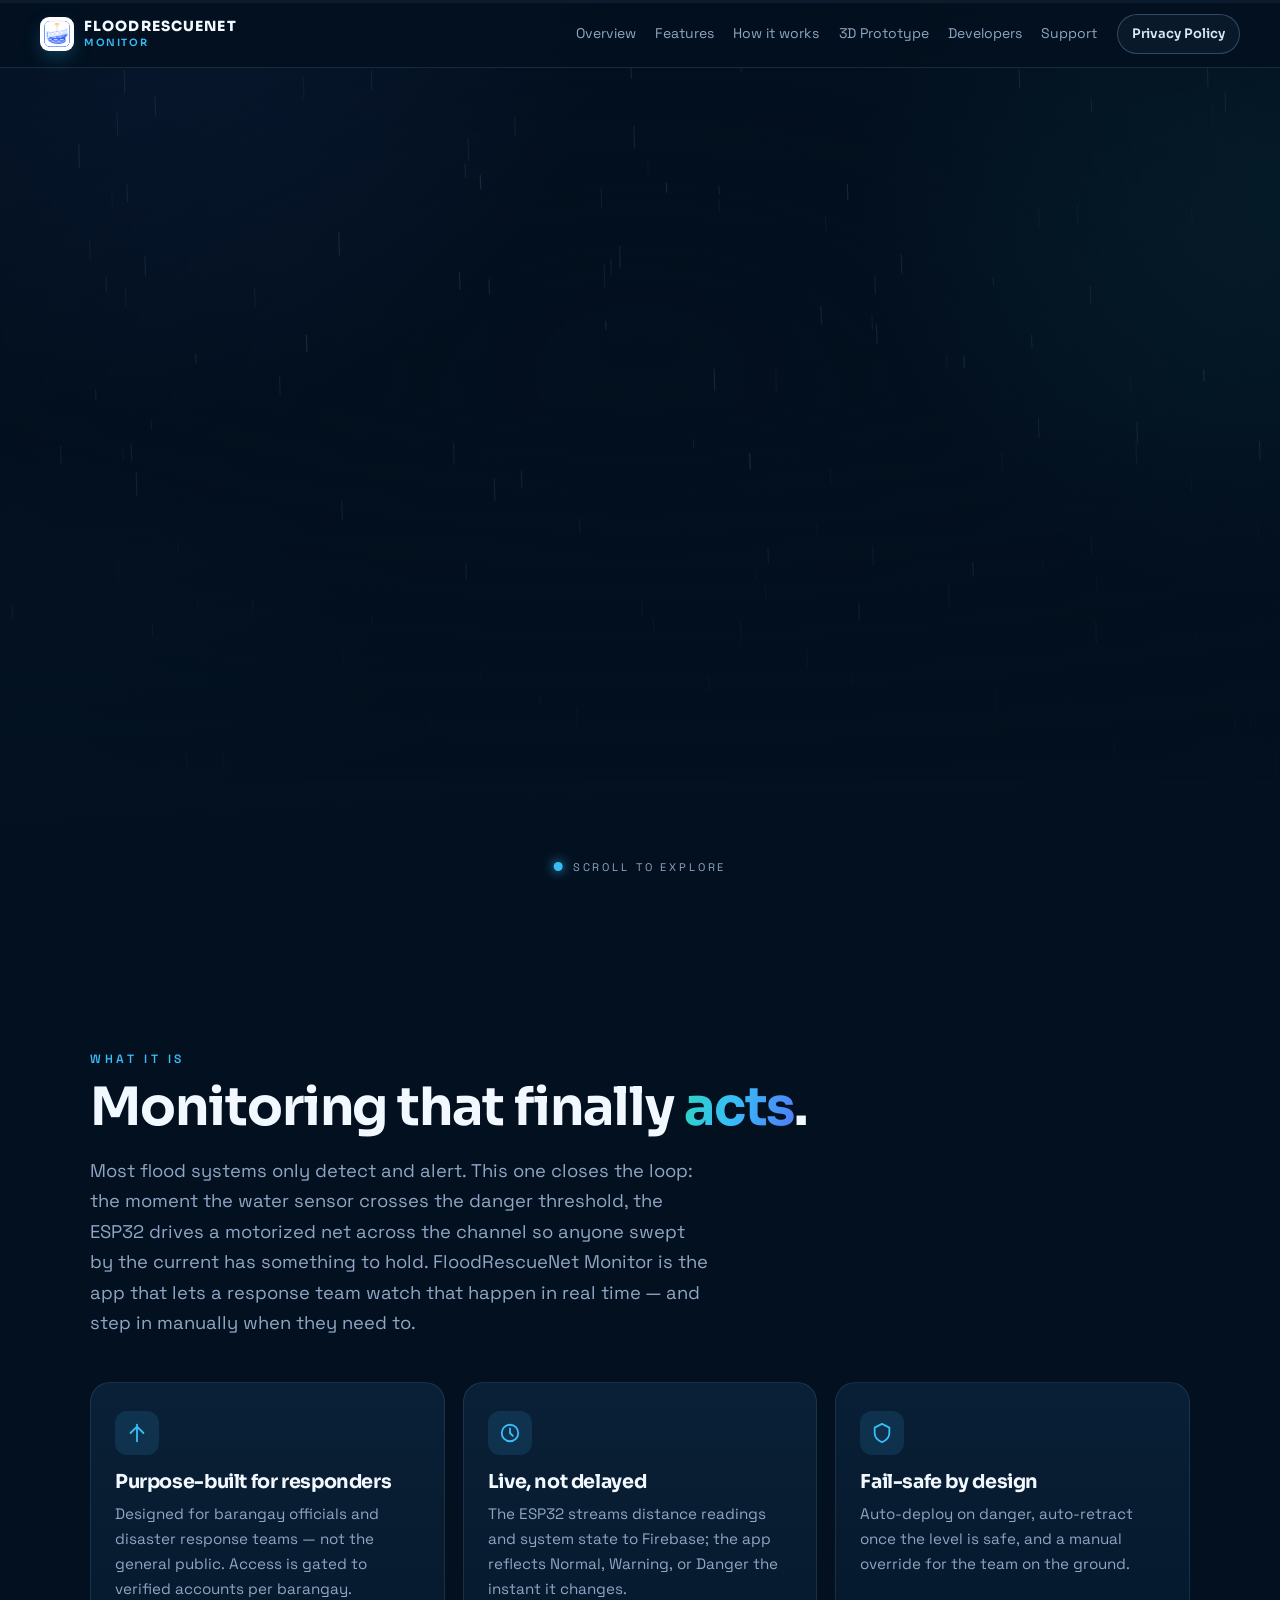
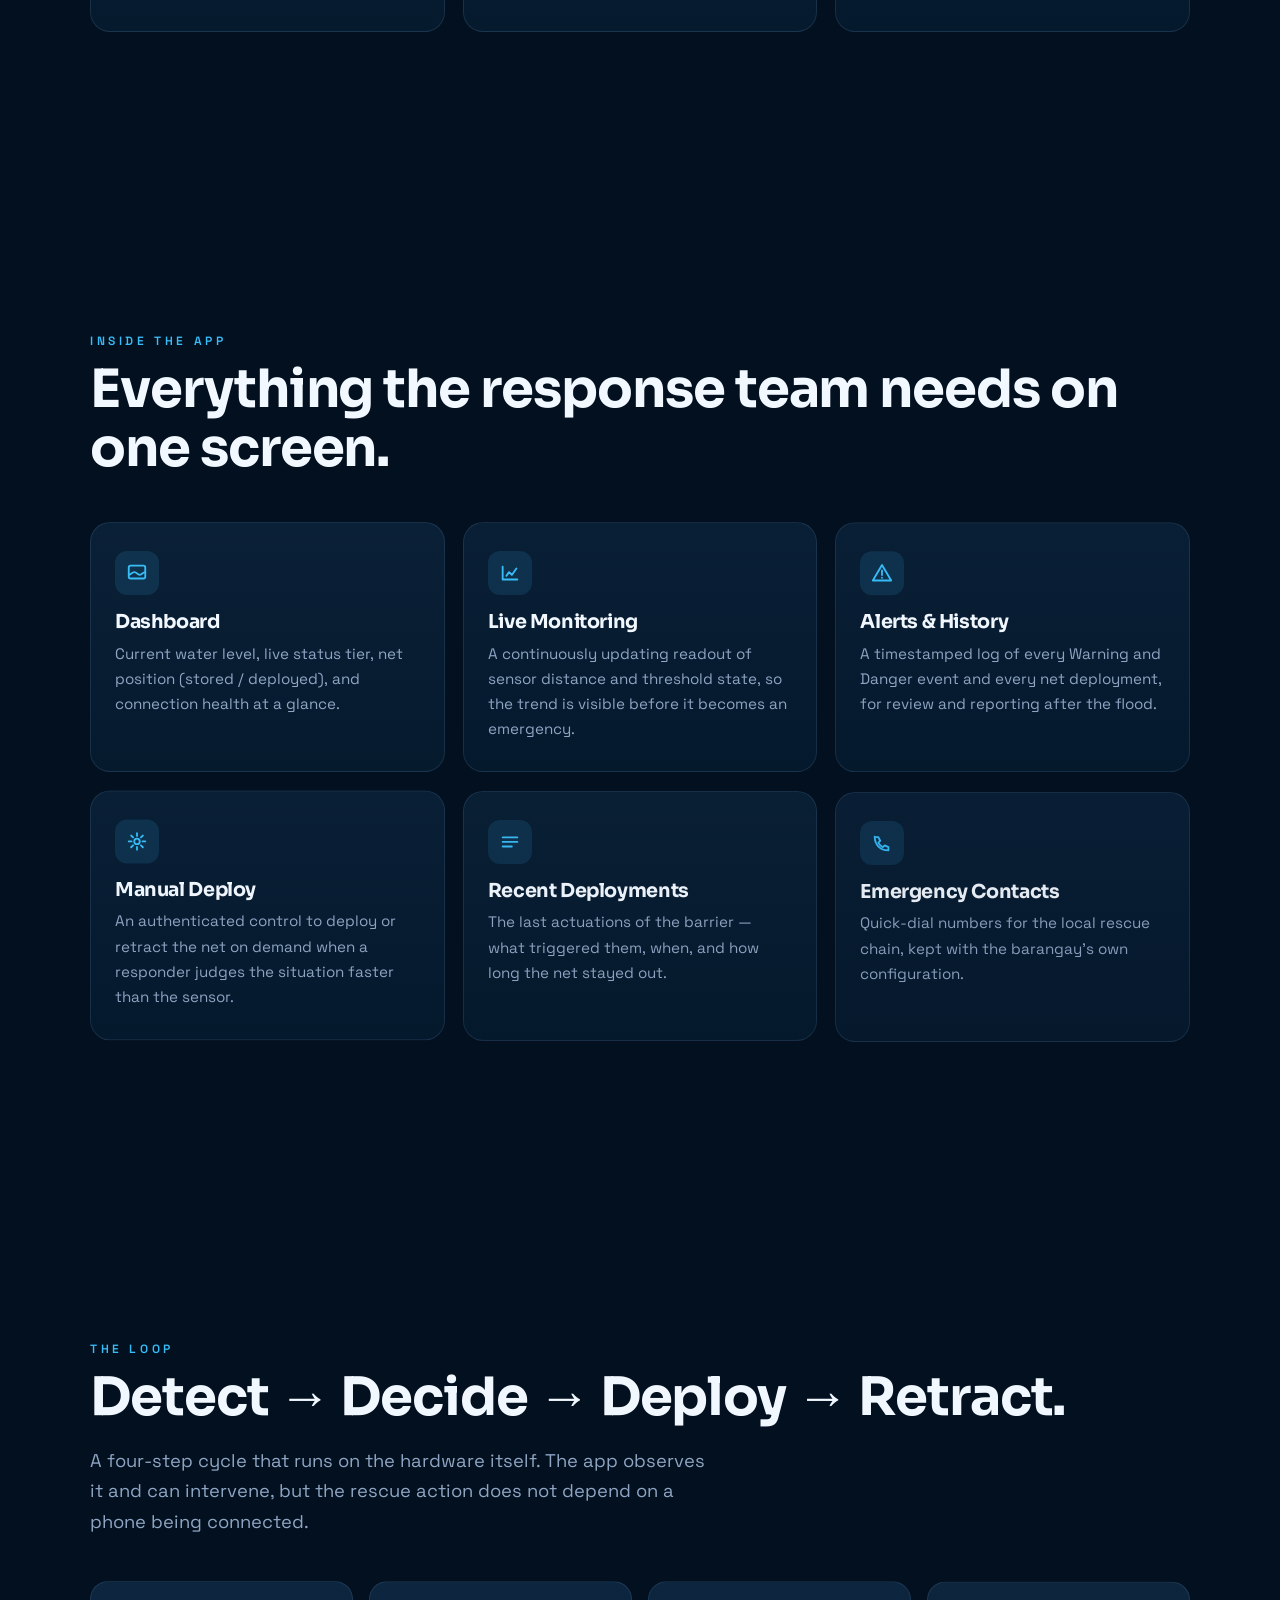
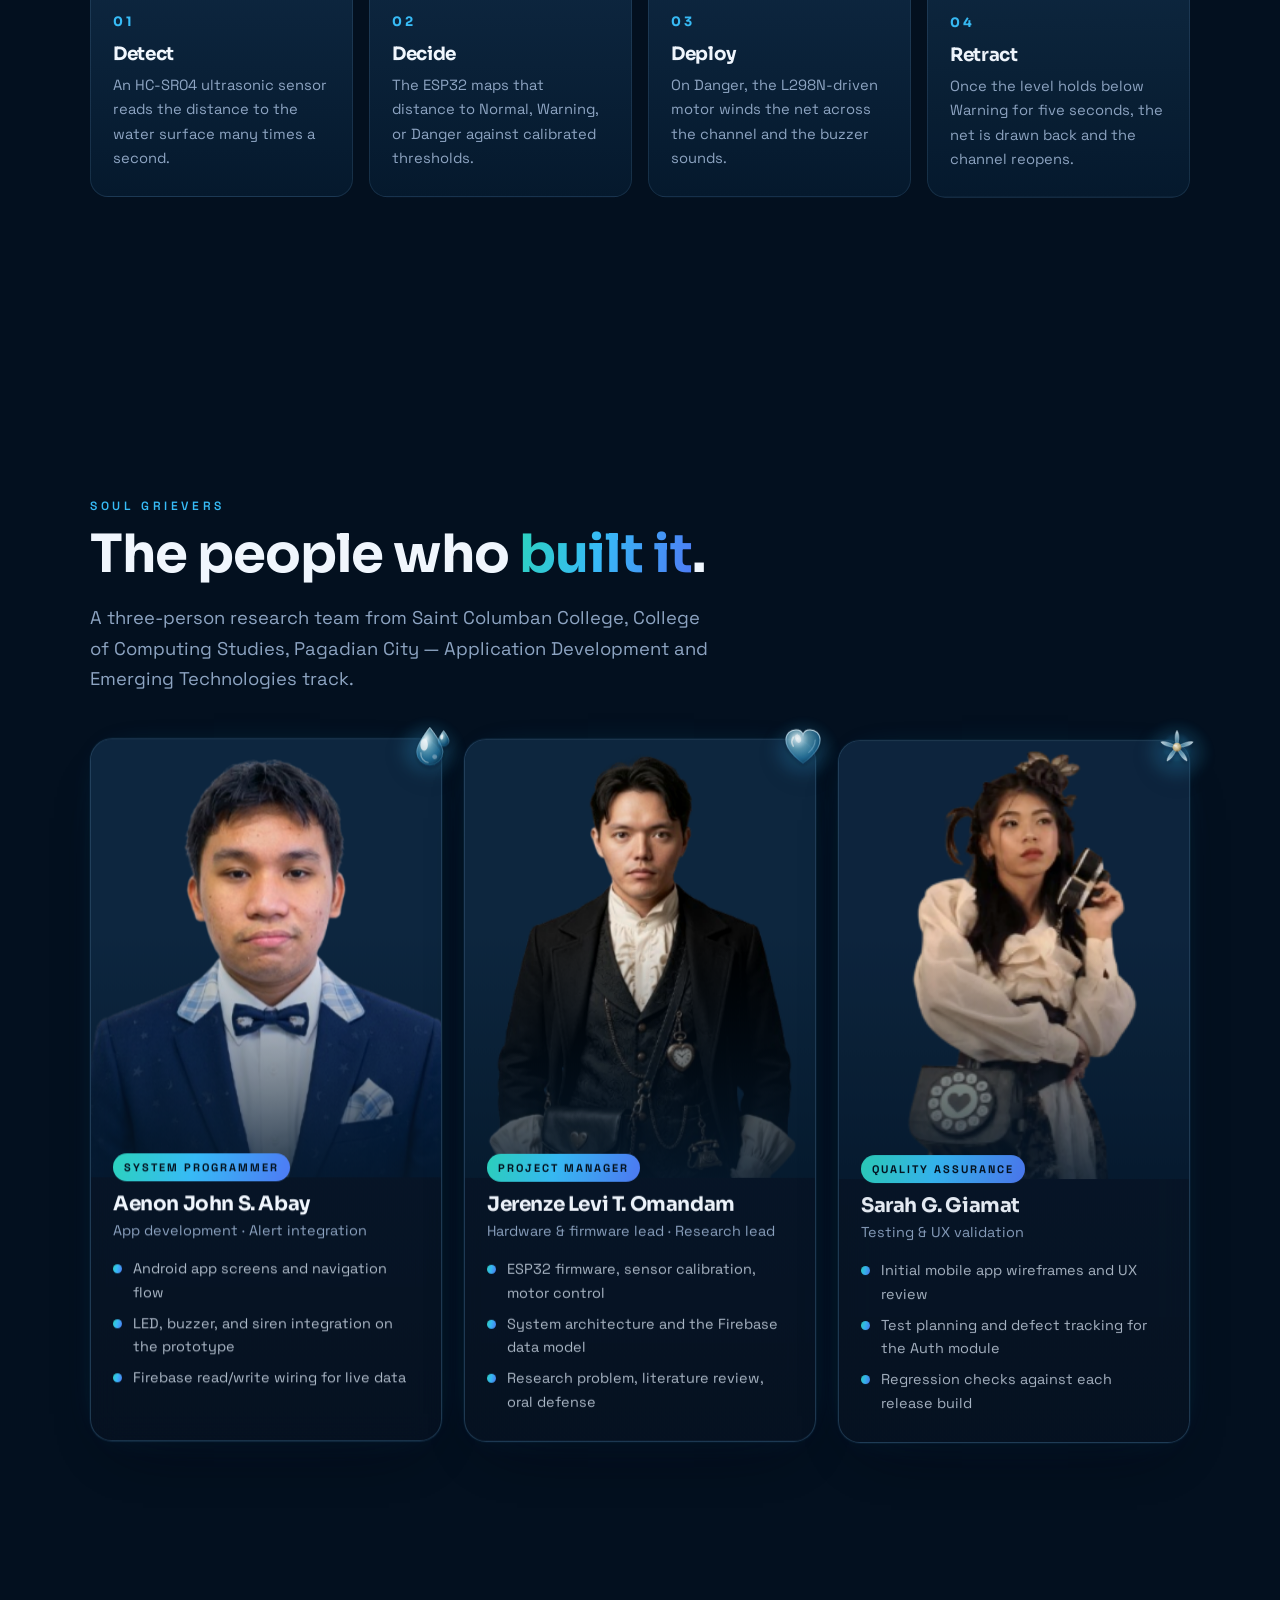
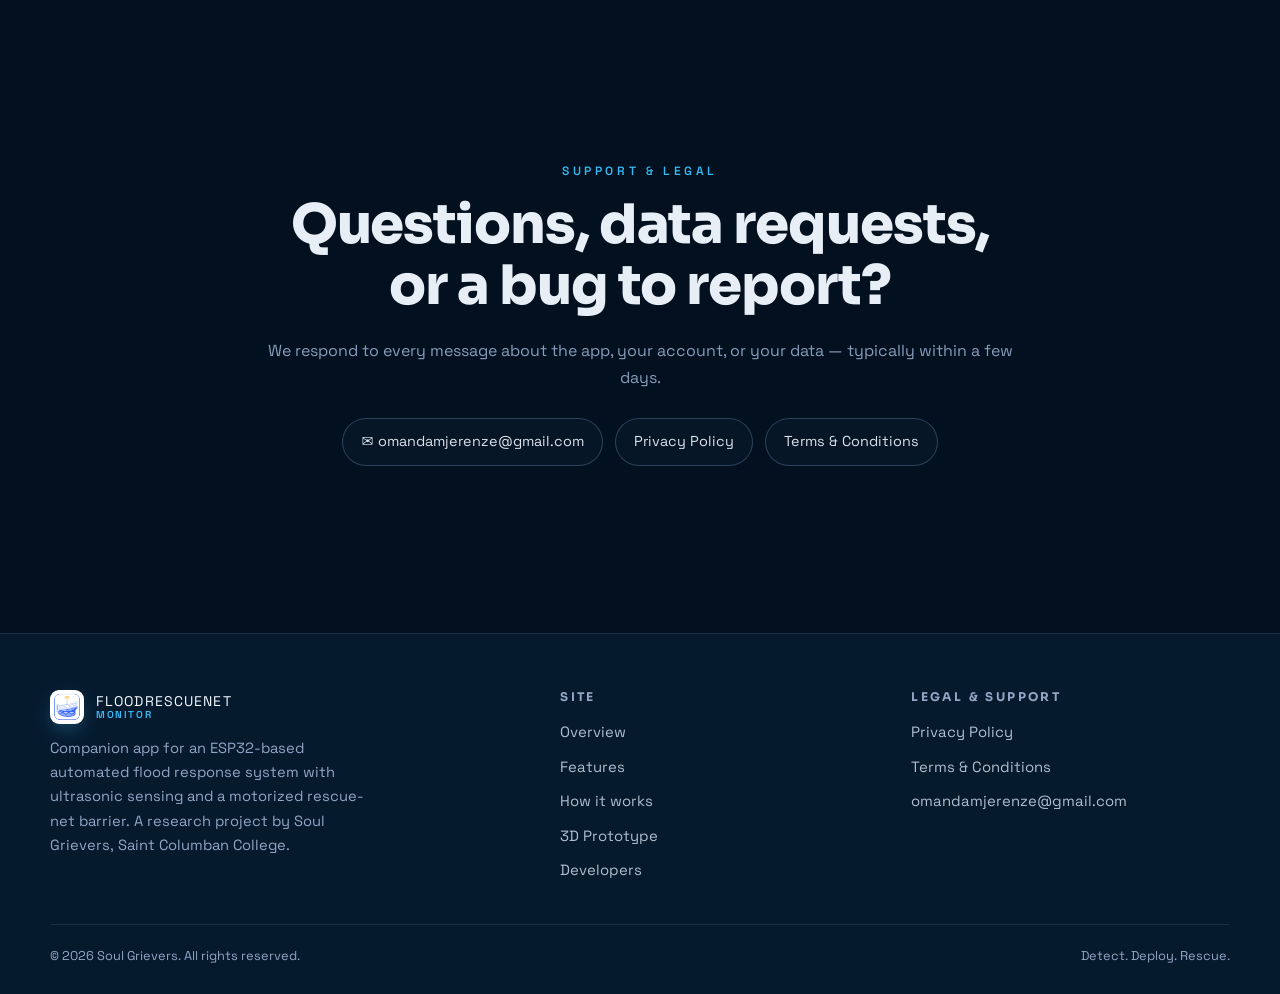
<file: index.html>
<!DOCTYPE html>
<html lang="en">
<head>
<meta charset="UTF-8" />
<meta name="viewport" content="width=device-width, initial-scale=1, viewport-fit=cover" />
<meta name="theme-color" content="#03101f" />
<title>FloodRescueNet Monitor — Detect. Deploy. Rescue.</title>
<meta name="description" content="FloodRescueNet Monitor is the companion app for an ESP32-based automated flood response system: real-time water-level monitoring, alert history, and remote net-barrier deployment for barangay disaster response teams." />
<meta property="og:title" content="FloodRescueNet Monitor — Detect. Deploy. Rescue." />
<meta property="og:description" content="Real-time flood monitoring and automated rescue-net deployment, in your pocket." />
<meta property="og:type" content="website" />
<link rel="icon" type="image/png" href="assets/app-icon.png" />
<link rel="apple-touch-icon" href="assets/app-icon.png" />
<link rel="preconnect" href="https://fonts.googleapis.com" />
<link rel="preconnect" href="https://fonts.gstatic.com" crossorigin />
<link href="https://fonts.googleapis.com/css2?family=Sora:wght@400;500;600;700;800&family=Space+Grotesk:wght@400;500;600;700&display=swap" rel="stylesheet" />
<link rel="stylesheet" href="css/style.css?v=9" />
<link rel="stylesheet" href="/css/navigation.css?v=1" />
</head>
<body>

<!-- ================= PRELOADER / WATER SPLASH ================= -->
<div id="preloader" aria-hidden="true">
  <video class="pl-video" src="assets/splash.mp4" autoplay muted playsinline loop preload="auto"></video>
  <div class="pl-water"><span class="pl-wave"></span></div>
  <img class="pl-logo" src="assets/app-icon.png" alt="" width="124" height="124" />
  <span class="pl-badge" aria-hidden="true"><img src="assets/app-icon.png" alt="" width="96" height="96" /></span>
  <span class="pl-label">FloodRescueNet Monitor<i>loading</i></span>
</div>
<script src="js/preloader.js?v=2"></script>

<div class="scroll-progress"><span id="progressBar"></span></div>

<header class="nav site-nav" id="nav">
  <a href="/" class="brand" aria-label="FloodRescueNet Monitor home"><span class="brand-mark" aria-hidden="true"><img src="/assets/app-icon.png" alt="" width="34" height="34"></span><span class="brand-text">FLOODRESCUENET<span>MONITOR</span></span></a>
  <nav class="nav-links" aria-label="Main navigation"><a href="/#about">Overview</a>
    <a href="/#features">Features</a>
    <a href="/#how">How it works</a>
    <a href="/simulator/">3D Prototype</a>
    <a href="/#team">Developers</a>
    <a href="/#support">Support</a></nav>
  <a href="/privacy.html" class="btn btn-ghost nav-cta"><span class="lbl-full">Privacy Policy</span><span class="lbl-short">Privacy</span></a>
  <details class="mobile-nav" data-mobile-nav><summary>Menu</summary><nav aria-label="Mobile navigation"><a href="/#about">Overview</a>
    <a href="/#features">Features</a>
    <a href="/#how">How it works</a>
    <a href="/simulator/">3D Prototype</a>
    <a href="/#team">Developers</a>
    <a href="/#support">Support</a></nav></details>
</header>

<main id="top">

  <!-- ================= HERO ================= -->
  <section class="hero" id="hero">
    <div class="hero-bg">
      <canvas id="rain"></canvas>
      <div class="hero-veil"></div>
    </div>
    <div class="hero-inner">
      <span class="eyebrow">System status · Live monitoring</span>
      <h1 class="hero-title">
        <span class="line"><span class="w">When</span> <span class="w">the</span> <span class="w">water</span> <span class="w">rises,</span></span>
        <span class="line grad"><span class="w">the</span> <span class="w">net</span> <span class="w">is</span> <span class="w">already</span> <span class="w">moving.</span></span>
      </h1>
      <p class="hero-sub">FloodRescueNet Monitor is the Android companion for an ESP32-based automated flood response system — ultrasonic water-level sensing, a motorized rescue-net barrier, and a live dashboard built for barangay disaster response teams.</p>
      <div class="hero-cta">
        <a href="#features" class="btn btn-primary" data-magnetic>Explore the app</a>
        <a href="/simulator/" class="btn btn-ghost" data-magnetic>Explore the 3D prototype</a>
        <a href="#team" class="btn btn-ghost" data-magnetic>Meet the developers</a>
      </div>
      <div class="hero-stats">
        <div><b data-count="3" data-suffix="">0</b><small>alert tiers: Normal · Warning · Danger</small></div>
        <div><b data-count="24" data-suffix="/7">0</b><small>real-time water-level monitoring</small></div>
        <div><b data-count="5" data-suffix="s">0</b><small>auto-retract delay after safe</small></div>
      </div>
    </div>
    <div class="scroll-hint" aria-hidden="true"><i></i>scroll to explore</div>
  </section>

  <!-- ================= ABOUT ================= -->
  <section class="wrap" id="about">
    <p class="section-eyebrow">What it is</p>
    <h2 class="section-title">Monitoring that finally <span class="grad">acts</span>.</h2>
    <p class="section-lead">Most flood systems only detect and alert. This one closes the loop: the moment the water sensor crosses the danger threshold, the ESP32 drives a motorized net across the channel so anyone swept by the current has something to hold. FloodRescueNet Monitor is the app that lets a response team watch that happen in real time — and step in manually when they need to.</p>
    <div class="feat-grid">
      <article class="feat">
        <span class="feat-ico" aria-hidden="true"><svg viewBox="0 0 24 24" fill="none"><path d="M12 3v18M5 12l7-7 7 7" stroke="currentColor" stroke-width="2" stroke-linecap="round" stroke-linejoin="round"/></svg></span>
        <h3>Purpose-built for responders</h3>
        <p>Designed for barangay officials and disaster response teams — not the general public. Access is gated to verified accounts per barangay.</p>
      </article>
      <article class="feat">
        <span class="feat-ico" aria-hidden="true"><svg viewBox="0 0 24 24" fill="none"><circle cx="12" cy="12" r="9" stroke="currentColor" stroke-width="2"/><path d="M12 7v5l3 3" stroke="currentColor" stroke-width="2" stroke-linecap="round"/></svg></span>
        <h3>Live, not delayed</h3>
        <p>The ESP32 streams distance readings and system state to Firebase; the app reflects Normal, Warning, or Danger the instant it changes.</p>
      </article>
      <article class="feat">
        <span class="feat-ico" aria-hidden="true"><svg viewBox="0 0 24 24" fill="none"><path d="M12 2 4 6v6c0 5 3.5 8 8 10 4.5-2 8-5 8-10V6l-8-4Z" stroke="currentColor" stroke-width="2" stroke-linejoin="round"/></svg></span>
        <h3>Fail-safe by design</h3>
        <p>Auto-deploy on danger, auto-retract once the level is safe, and a manual override for the team on the ground.</p>
      </article>
    </div>
  </section>

  <!-- ================= FEATURES ================= -->
  <section class="wrap" id="features">
    <p class="section-eyebrow">Inside the app</p>
    <h2 class="section-title">Everything the response team needs on one screen.</h2>
    <div class="feat-grid">
      <article class="feat">
        <span class="feat-ico" aria-hidden="true"><svg viewBox="0 0 24 24" fill="none"><rect x="3" y="4" width="18" height="14" rx="2" stroke="currentColor" stroke-width="2"/><path d="M3 14c3 0 3-3 6-3s3 3 6 3 3-3 6-3" stroke="currentColor" stroke-width="2" stroke-linecap="round"/></svg></span>
        <h3>Dashboard</h3>
        <p>Current water level, live status tier, net position (stored / deployed), and connection health at a glance.</p>
      </article>
      <article class="feat">
        <span class="feat-ico" aria-hidden="true"><svg viewBox="0 0 24 24" fill="none"><path d="M4 19V5M4 19h16M8 15l3-4 3 3 5-7" stroke="currentColor" stroke-width="2" stroke-linecap="round" stroke-linejoin="round"/></svg></span>
        <h3>Live Monitoring</h3>
        <p>A continuously updating readout of sensor distance and threshold state, so the trend is visible before it becomes an emergency.</p>
      </article>
      <article class="feat">
        <span class="feat-ico" aria-hidden="true"><svg viewBox="0 0 24 24" fill="none"><path d="M12 3 2 20h20L12 3Z" stroke="currentColor" stroke-width="2" stroke-linejoin="round"/><path d="M12 9v5M12 17h.01" stroke="currentColor" stroke-width="2" stroke-linecap="round"/></svg></span>
        <h3>Alerts &amp; History</h3>
        <p>A timestamped log of every Warning and Danger event and every net deployment, for review and reporting after the flood.</p>
      </article>
      <article class="feat">
        <span class="feat-ico" aria-hidden="true"><svg viewBox="0 0 24 24" fill="none"><circle cx="12" cy="12" r="3" stroke="currentColor" stroke-width="2"/><path d="M12 3v3M12 18v3M3 12h3M18 12h3M5.6 5.6l2.1 2.1M16.3 16.3l2.1 2.1M18.4 5.6l-2.1 2.1M7.7 16.3l-2.1 2.1" stroke="currentColor" stroke-width="2" stroke-linecap="round"/></svg></span>
        <h3>Manual Deploy</h3>
        <p>An authenticated control to deploy or retract the net on demand when a responder judges the situation faster than the sensor.</p>
      </article>
      <article class="feat">
        <span class="feat-ico" aria-hidden="true"><svg viewBox="0 0 24 24" fill="none"><path d="M4 7h16M4 12h16M4 17h10" stroke="currentColor" stroke-width="2" stroke-linecap="round"/></svg></span>
        <h3>Recent Deployments</h3>
        <p>The last actuations of the barrier — what triggered them, when, and how long the net stayed out.</p>
      </article>
      <article class="feat">
        <span class="feat-ico" aria-hidden="true"><svg viewBox="0 0 24 24" fill="none"><path d="M4 5c0 9 6 15 15 15v-3.5l-4-2-2 2c-2-1-4-3-5-5l2-2-2-4H4Z" stroke="currentColor" stroke-width="2" stroke-linejoin="round"/></svg></span>
        <h3>Emergency Contacts</h3>
        <p>Quick-dial numbers for the local rescue chain, kept with the barangay's own configuration.</p>
      </article>
    </div>
  </section>

  <!-- ================= HOW IT WORKS ================= -->
  <section class="wrap" id="how">
    <p class="section-eyebrow">The loop</p>
    <h2 class="section-title">Detect → Decide → Deploy → Retract.</h2>
    <p class="section-lead">A four-step cycle that runs on the hardware itself. The app observes it and can intervene, but the rescue action does not depend on a phone being connected.</p>
    <div class="steps">
      <div class="step">
        <b>01</b>
        <h3>Detect</h3>
        <p>An HC-SR04 ultrasonic sensor reads the distance to the water surface many times a second.</p>
      </div>
      <div class="step">
        <b>02</b>
        <h3>Decide</h3>
        <p>The ESP32 maps that distance to Normal, Warning, or Danger against calibrated thresholds.</p>
      </div>
      <div class="step">
        <b>03</b>
        <h3>Deploy</h3>
        <p>On Danger, the L298N-driven motor winds the net across the channel and the buzzer sounds.</p>
      </div>
      <div class="step">
        <b>04</b>
        <h3>Retract</h3>
        <p>Once the level holds below Warning for five seconds, the net is drawn back and the channel reopens.</p>
      </div>
    </div>
  </section>

  <!-- ================= TEAM ================= -->
  <section class="wrap" id="team">
    <p class="section-eyebrow">Soul Grievers</p>
    <h2 class="section-title">The people who <span class="grad">built it</span>.</h2>
    <p class="section-lead">A three-person research team from Saint Columban College, College of Computing Studies, Pagadian City — Application Development and Emerging Technologies track.</p>
    <div class="team-grid">
      <article class="member is-deco sp-card">
        <div class="member-photo"><img src="assets/aenon.png" alt="Aenon John S. Abay" width="480" height="600" loading="lazy" /></div>
        <div class="member-body">
          <span class="member-role">System Programmer</span>
          <h3>Aenon John S. Abay</h3>
          <p class="tag">App development · Alert integration</p>
          <ul>
            <li>Android app screens and navigation flow</li>
            <li>LED, buzzer, and siren integration on the prototype</li>
            <li>Firebase read/write wiring for live data</li>
          </ul>
        </div>
        <span class="ornament ornament--drop" aria-hidden="true">
          <svg viewBox="0 0 64 64" fill="none" xmlns="http://www.w3.org/2000/svg">
            <defs>
              <radialGradient id="drpBody" cx="36%" cy="30%" r="78%">
                <stop offset="0" stop-color="#f0fbff" stop-opacity=".95"/>
                <stop offset=".38" stop-color="#8fdcf6" stop-opacity=".5"/>
                <stop offset=".72" stop-color="#2f92c6" stop-opacity=".48"/>
                <stop offset="1" stop-color="#0c3a57" stop-opacity=".62"/>
              </radialGradient>
              <linearGradient id="drpRim" x1="0" y1="0" x2="0" y2="1">
                <stop offset="0" stop-color="#dff6ff" stop-opacity=".9"/>
                <stop offset="1" stop-color="#3aa0d6" stop-opacity=".2"/>
              </linearGradient>
              <filter id="drpSh" x="-60%" y="-60%" width="220%" height="220%">
                <feDropShadow dx="0" dy="2.5" stdDeviation="2.4" flood-color="#03101f" flood-opacity=".5"/>
              </filter>
            </defs>
            <g filter="url(#drpSh)">
              <path d="M33 9s-16 19.5-16 30a16 16 0 0 0 32 0C49 28.5 33 9 33 9Z" fill="url(#drpBody)" stroke="url(#drpRim)" stroke-width="1.2"/>
              <ellipse cx="26" cy="30" rx="4.6" ry="7.6" fill="#fff" fill-opacity=".72"/>
              <ellipse cx="39" cy="45" rx="3" ry="3" fill="#fff" fill-opacity=".3"/>
              <path d="M22 40a11 11 0 0 0 9 12" stroke="#eafaff" stroke-opacity=".45" stroke-width="1.4" fill="none" stroke-linecap="round"/>
            </g>
            <g filter="url(#drpSh)">
              <path d="M50 13s-6.5 8-6.5 12.4a6.5 6.5 0 0 0 13 0C56.5 21 50 13 50 13Z" fill="url(#drpBody)" stroke="url(#drpRim)" stroke-width="1"/>
              <ellipse cx="47.5" cy="21" rx="1.8" ry="3" fill="#fff" fill-opacity=".7"/>
            </g>
          </svg>
        </span>
      </article>
      <article class="member is-deco pm-card">
        <div class="member-photo"><img src="assets/jerenze.png" alt="Jerenze Levi T. Omandam" width="480" height="600" loading="lazy" /></div>
        <div class="member-body">
          <span class="member-role">Project Manager</span>
          <h3>Jerenze Levi T. Omandam</h3>
          <p class="tag">Hardware &amp; firmware lead · Research lead</p>
          <ul>
            <li>ESP32 firmware, sensor calibration, motor control</li>
            <li>System architecture and the Firebase data model</li>
            <li>Research problem, literature review, oral defense</li>
          </ul>
        </div>
        <span class="ornament ornament--heart" aria-hidden="true">
          <svg viewBox="0 0 64 64" fill="none" xmlns="http://www.w3.org/2000/svg">
            <defs>
              <radialGradient id="hrtBody" cx="34%" cy="26%" r="82%">
                <stop offset="0" stop-color="#f2fbff" stop-opacity=".95"/>
                <stop offset=".4" stop-color="#88d6f2" stop-opacity=".5"/>
                <stop offset=".75" stop-color="#2c8ec2" stop-opacity=".5"/>
                <stop offset="1" stop-color="#0b3854" stop-opacity=".65"/>
              </radialGradient>
              <linearGradient id="hrtRim" x1="0" y1="0" x2="0" y2="1">
                <stop offset="0" stop-color="#e2f6ff" stop-opacity=".9"/>
                <stop offset="1" stop-color="#369cd4" stop-opacity=".22"/>
              </linearGradient>
              <filter id="hrtSh" x="-60%" y="-60%" width="220%" height="220%">
                <feDropShadow dx="0" dy="2.5" stdDeviation="2.6" flood-color="#03101f" flood-opacity=".5"/>
              </filter>
            </defs>
            <g filter="url(#hrtSh)">
              <path d="M32 52S11 38.5 11 23.5C11 15.9 16.8 11 23.4 11 27.8 11 31 13.4 32 17.2 33 13.4 36.2 11 40.6 11 47.2 11 53 15.9 53 23.5 53 38.5 32 52 32 52Z" fill="url(#hrtBody)" stroke="url(#hrtRim)" stroke-width="1.3"/>
              <path d="M20 20c-2 3-2.4 7 0 11" stroke="#fff" stroke-opacity=".55" stroke-width="2" fill="none" stroke-linecap="round"/>
              <path d="M25 16.5c-3 1.6-5 4.4-5.6 7.5" stroke="#fff" stroke-opacity=".33" stroke-width="1.4" fill="none" stroke-linecap="round"/>
              <path d="M39 39c5.4-4.6 8-10.4 8-15.5" stroke="#bfeaff" stroke-opacity=".3" stroke-width="1.4" fill="none" stroke-linecap="round"/>
              <ellipse cx="26" cy="22" rx="3.4" ry="5" fill="#fff" fill-opacity=".55" transform="rotate(-20 26 22)"/>
            </g>
          </svg>
        </span>
      </article>
      <article class="member is-deco qa-card">
        <div class="member-photo"><img src="assets/sarah.png" alt="Sarah G. Giamat" width="480" height="600" loading="lazy" /></div>
        <div class="member-body">
          <span class="member-role">Quality Assurance</span>
          <h3>Sarah G. Giamat</h3>
          <p class="tag">Testing &amp; UX validation</p>
          <ul>
            <li>Initial mobile app wireframes and UX review</li>
            <li>Test planning and defect tracking for the Auth module</li>
            <li>Regression checks against each release build</li>
          </ul>
        </div>
        <span class="ornament ornament--flower" aria-hidden="true">
          <svg viewBox="0 0 64 64" fill="none" xmlns="http://www.w3.org/2000/svg">
            <defs>
              <linearGradient id="petG" x1="0" y1="0" x2="0" y2="1">
                <stop offset="0" stop-color="#eef9ff" stop-opacity=".9"/>
                <stop offset=".55" stop-color="#a6def4" stop-opacity=".55"/>
                <stop offset="1" stop-color="#2f8dc0" stop-opacity=".42"/>
              </linearGradient>
              <radialGradient id="ctrG" cx="40%" cy="36%" r="66%">
                <stop offset="0" stop-color="#fff6df" stop-opacity=".95"/>
                <stop offset=".6" stop-color="#ffd98f" stop-opacity=".7"/>
                <stop offset="1" stop-color="#c98b32" stop-opacity=".5"/>
              </radialGradient>
              <filter id="flwSh" x="-60%" y="-60%" width="220%" height="220%">
                <feDropShadow dx="0" dy="2.5" stdDeviation="2.6" flood-color="#03101f" flood-opacity=".5"/>
              </filter>
              <filter id="flwBlur"><feGaussianBlur stdDeviation="2.2"/></filter>
            </defs>
            <g filter="url(#flwBlur)" opacity=".45"><circle cx="32" cy="31" r="16" fill="#1f6f9e" fill-opacity=".5"/></g>
            <g filter="url(#flwSh)">
              <g fill="url(#petG)" stroke="#dff4ff" stroke-opacity=".4" stroke-width=".8">
                <path d="M32 31s-5-14 0-21c5 7 0 21 0 21Z"/>
                <path d="M32 31s-5-14 0-21c5 7 0 21 0 21Z" transform="rotate(72 32 31)"/>
                <path d="M32 31s-5-14 0-21c5 7 0 21 0 21Z" transform="rotate(144 32 31)"/>
                <path d="M32 31s-5-14 0-21c5 7 0 21 0 21Z" transform="rotate(216 32 31)"/>
                <path d="M32 31s-5-14 0-21c5 7 0 21 0 21Z" transform="rotate(288 32 31)"/>
              </g>
              <circle cx="32" cy="31" r="5.4" fill="url(#ctrG)"/>
              <ellipse cx="30" cy="29" rx="1.8" ry="1.2" fill="#fff" fill-opacity=".7"/>
            </g>
          </svg>
        </span>
      </article>
    </div>
  </section>

  <!-- ================= SUPPORT / CTA ================= -->
  <section class="band" id="support">
    <canvas id="ctaField"></canvas>
    <div class="band-inner">
      <p class="section-eyebrow">Support &amp; legal</p>
      <h2>Questions, data requests, or a bug to report?</h2>
      <p class="muted">We respond to every message about the app, your account, or your data — typically within a few days.</p>
      <div class="contact-row">
        <a class="pill" href="mailto:omandamjerenze@gmail.com">✉ omandamjerenze@gmail.com</a>
        <a class="pill" href="privacy.html">Privacy Policy</a>
        <a class="pill" href="terms.html">Terms &amp; Conditions</a>
      </div>
    </div>
  </section>
</main>

<footer class="footer" id="contact">
  <div class="footer-grid">
    <div class="footer-brand">
      <div class="footer-lockup">
        <span class="brand-mark" aria-hidden="true">
          <img src="assets/app-icon.png" alt="" width="34" height="34" />
        </span>
        <span class="brand-text">FLOODRESCUENET<span>MONITOR</span></span>
      </div>
      <p>Companion app for an ESP32-based automated flood response system with ultrasonic sensing and a motorized rescue-net barrier. A research project by Soul Grievers, Saint Columban College.</p>
    </div>
    <div class="footer-col">
      <h4>Site</h4>
      <a href="#about">Overview</a>
      <a href="#features">Features</a>
      <a href="#how">How it works</a>
      <a href="/simulator/">3D Prototype</a>
      <a href="#team">Developers</a>
    </div>
    <div class="footer-col">
      <h4>Legal &amp; support</h4>
      <a href="privacy.html">Privacy Policy</a>
      <a href="terms.html">Terms &amp; Conditions</a>
      <a href="mailto:omandamjerenze@gmail.com">omandamjerenze@gmail.com</a>
    </div>
  </div>
  <div class="footer-base">
    <span>&copy; <span id="year"></span> Soul Grievers. All rights reserved.</span>
    <span>Detect. Deploy. Rescue.</span>
  </div>
</footer>

<script src="js/vendor/gsap.min.js"></script>
<script src="js/vendor/ScrollTrigger.min.js"></script>
<script src="js/main.js?v=6"></script>
<script src="/js/navigation.js?v=1"></script>
</body>
</html>
</file>
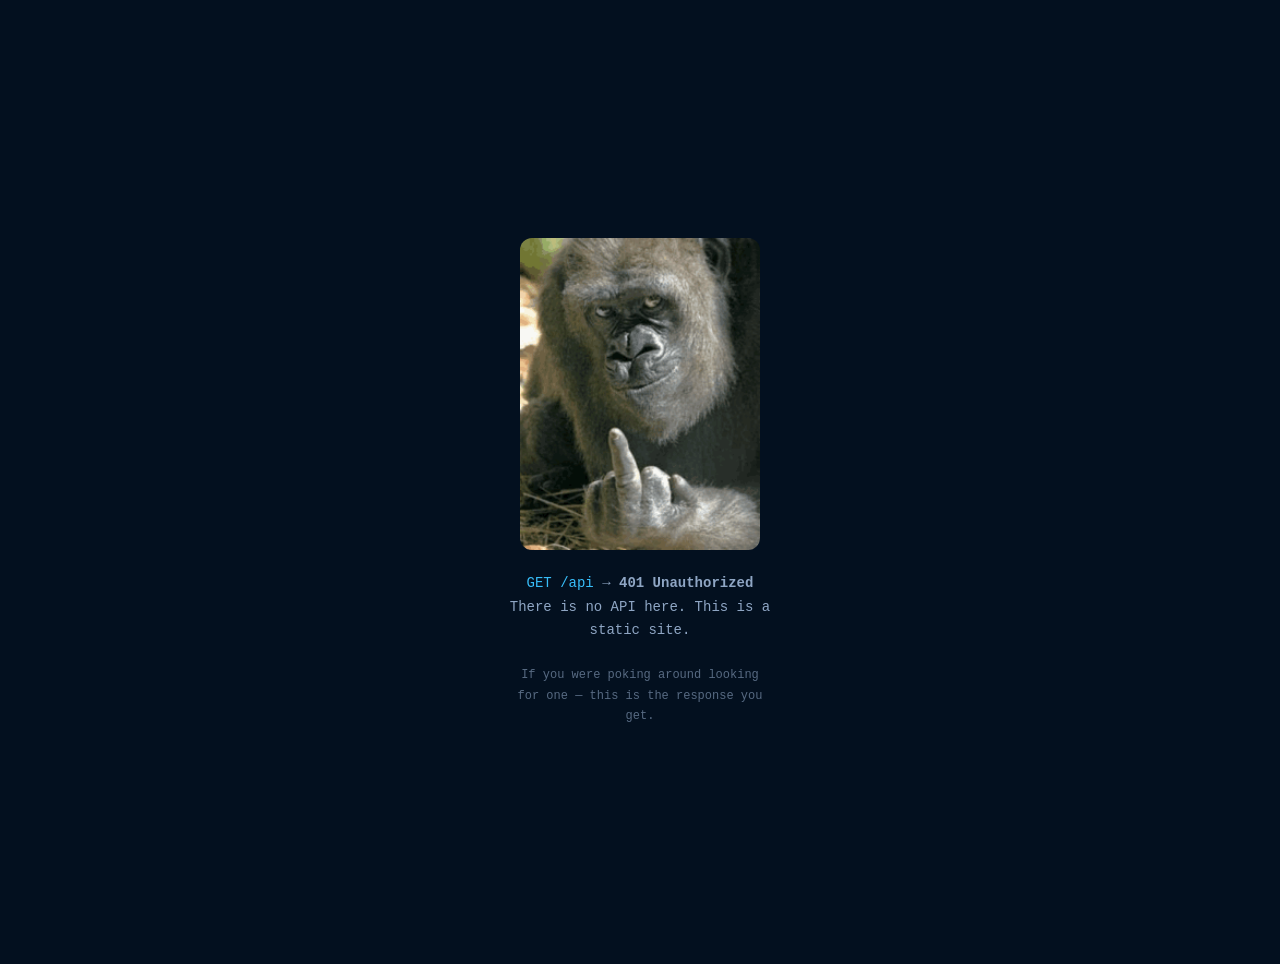
<file: api/index.html>
<!DOCTYPE html>
<html lang="en">
<head>
<meta charset="UTF-8" />
<meta name="viewport" content="width=device-width, initial-scale=1" />
<meta name="robots" content="noindex,nofollow" />
<link rel="icon" type="image/png" href="/assets/app-icon.png" />
<title>401 · Nice try</title>
<style>
  html,body{margin:0;height:100%;background:#03101f;color:#8fa6c4;
    font-family:ui-monospace,SFMono-Regular,Menlo,Consolas,monospace}
  .wrap{min-height:100%;display:flex;flex-direction:column;align-items:center;
    justify-content:center;gap:22px;padding:32px;text-align:center}
  img{width:min(60vw,240px);height:auto;image-rendering:auto;border-radius:12px}
  code{color:#38bdf8}
  p{margin:0;font-size:14px;line-height:1.7;max-width:36ch}
  .small{font-size:12px;opacity:.6}
</style>
</head>
<body>
  <div class="wrap">
    <img src="/assets/nope.png" alt="" />
    <p><code>GET /api</code> → <strong>401 Unauthorized</strong><br />
    There is no API here. This is a static site.</p>
    <p class="small">If you were poking around looking for one — this is the response you get.</p>
  </div>
</body>
</html>
</file>
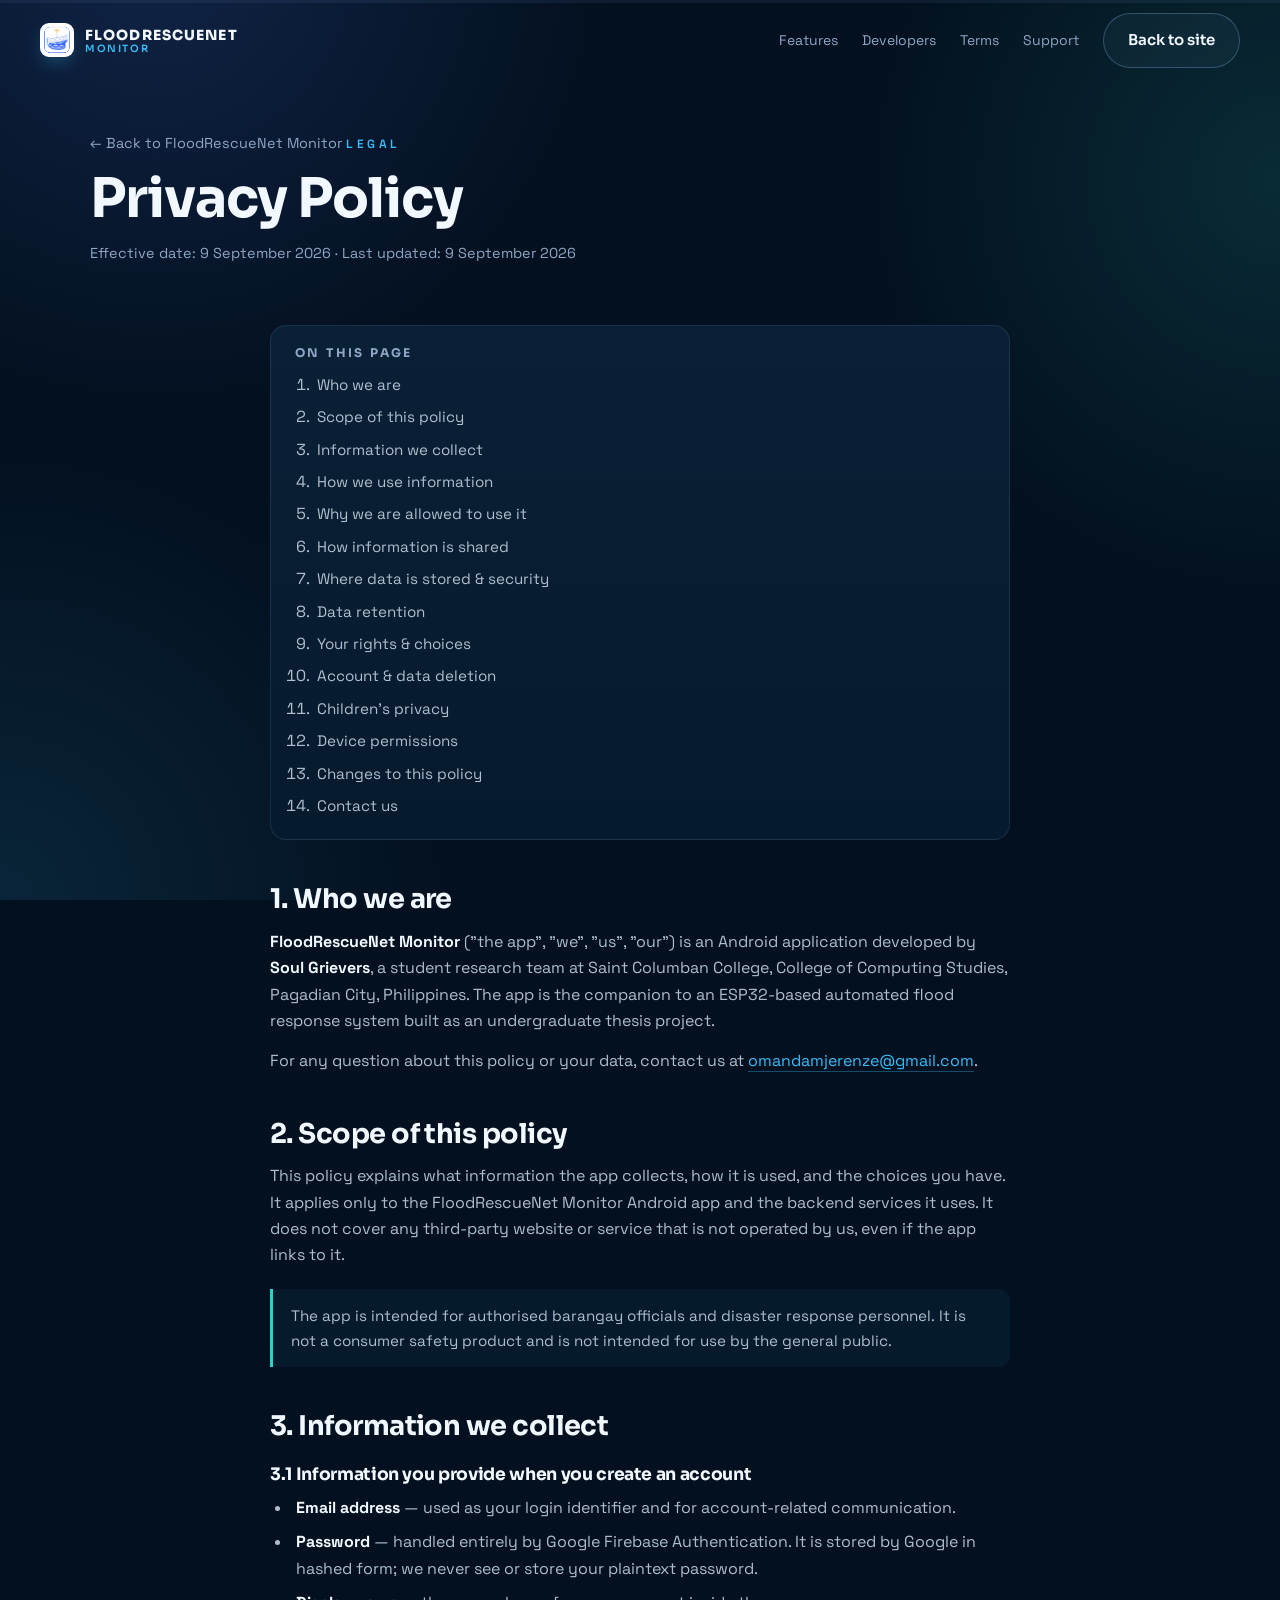
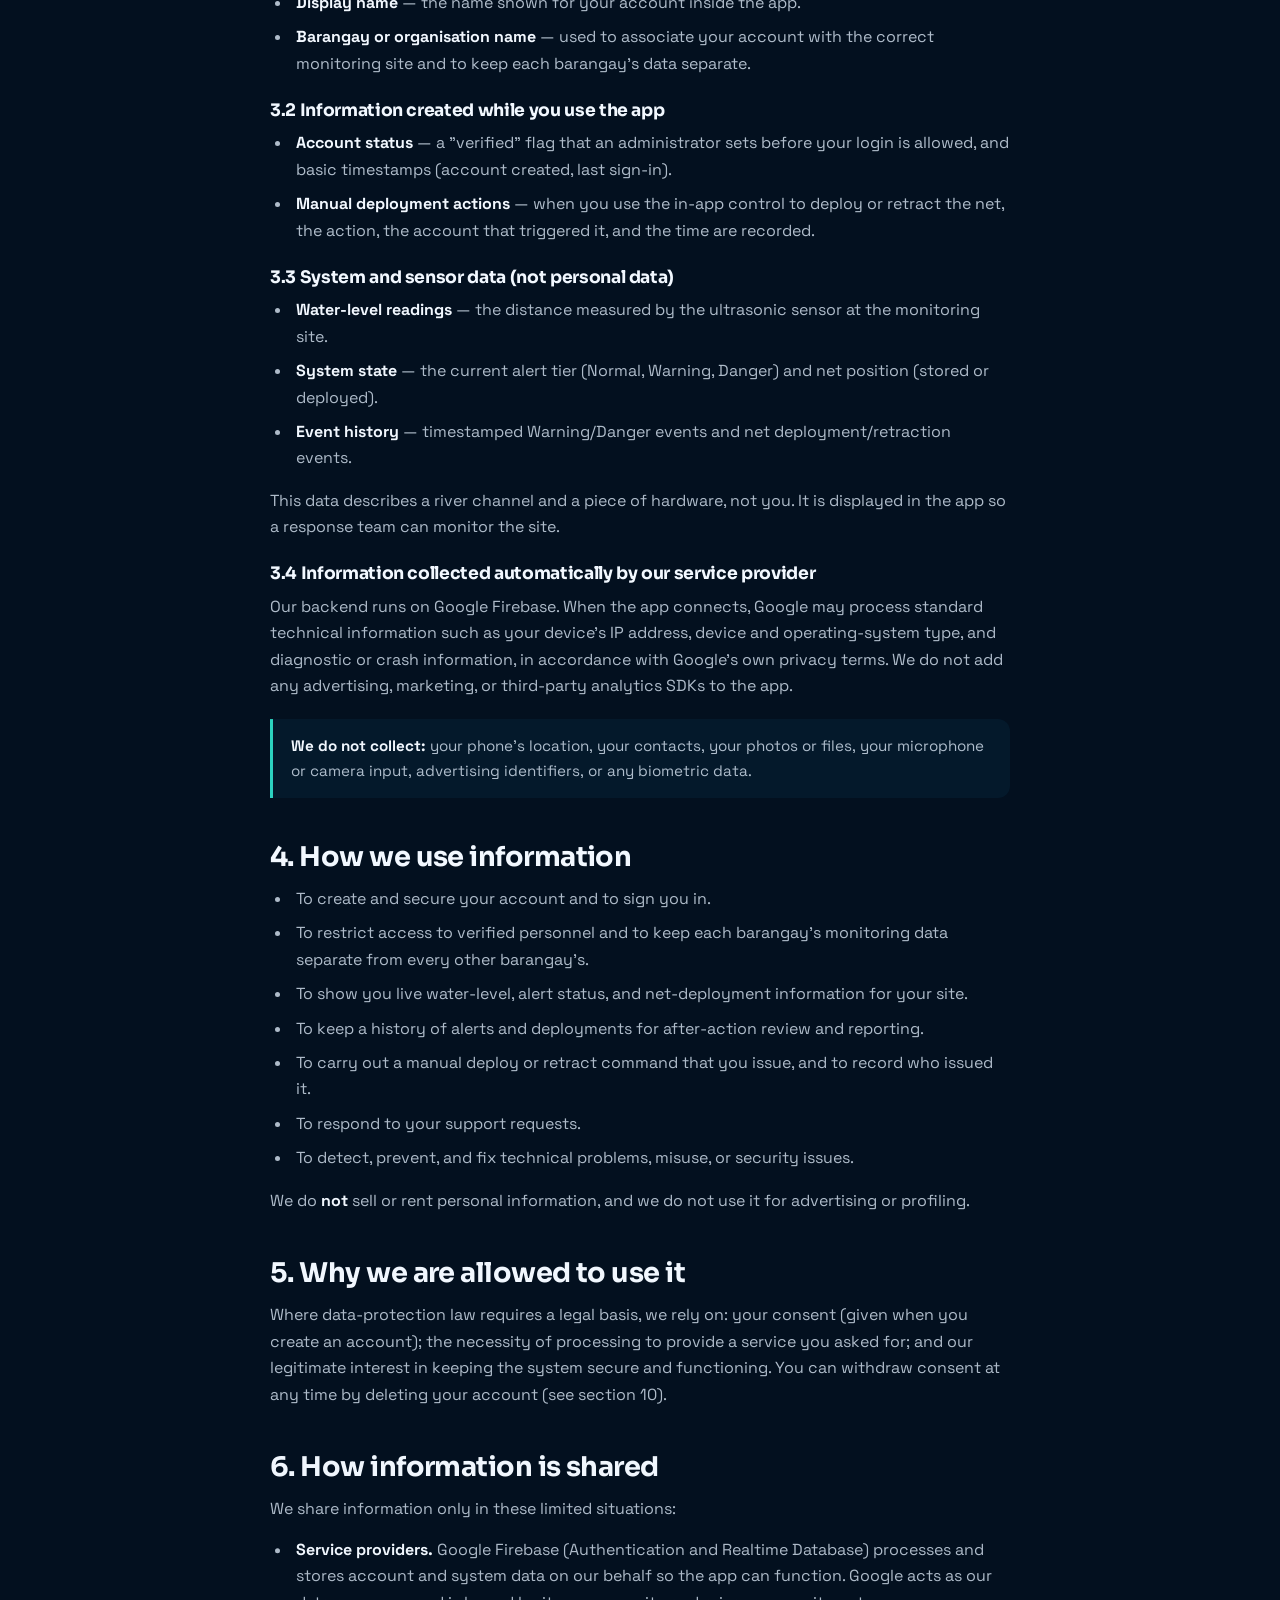
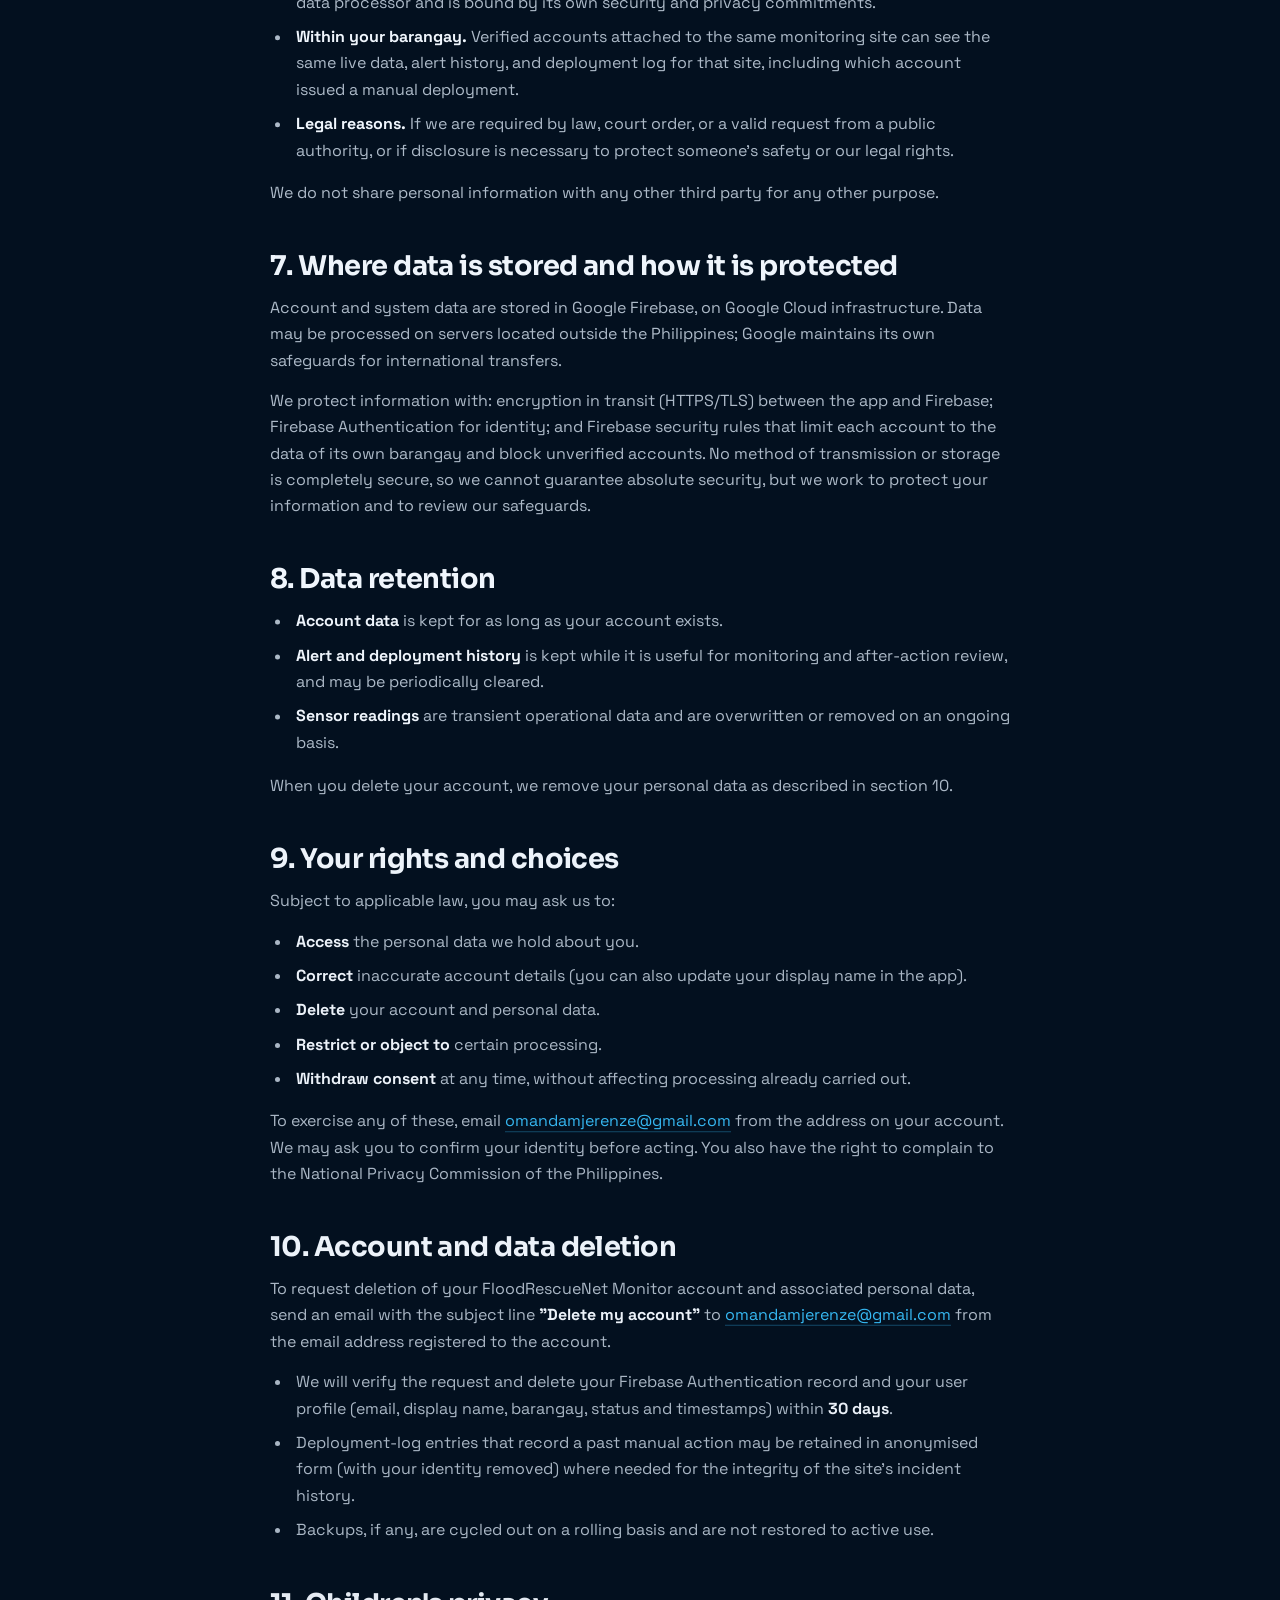
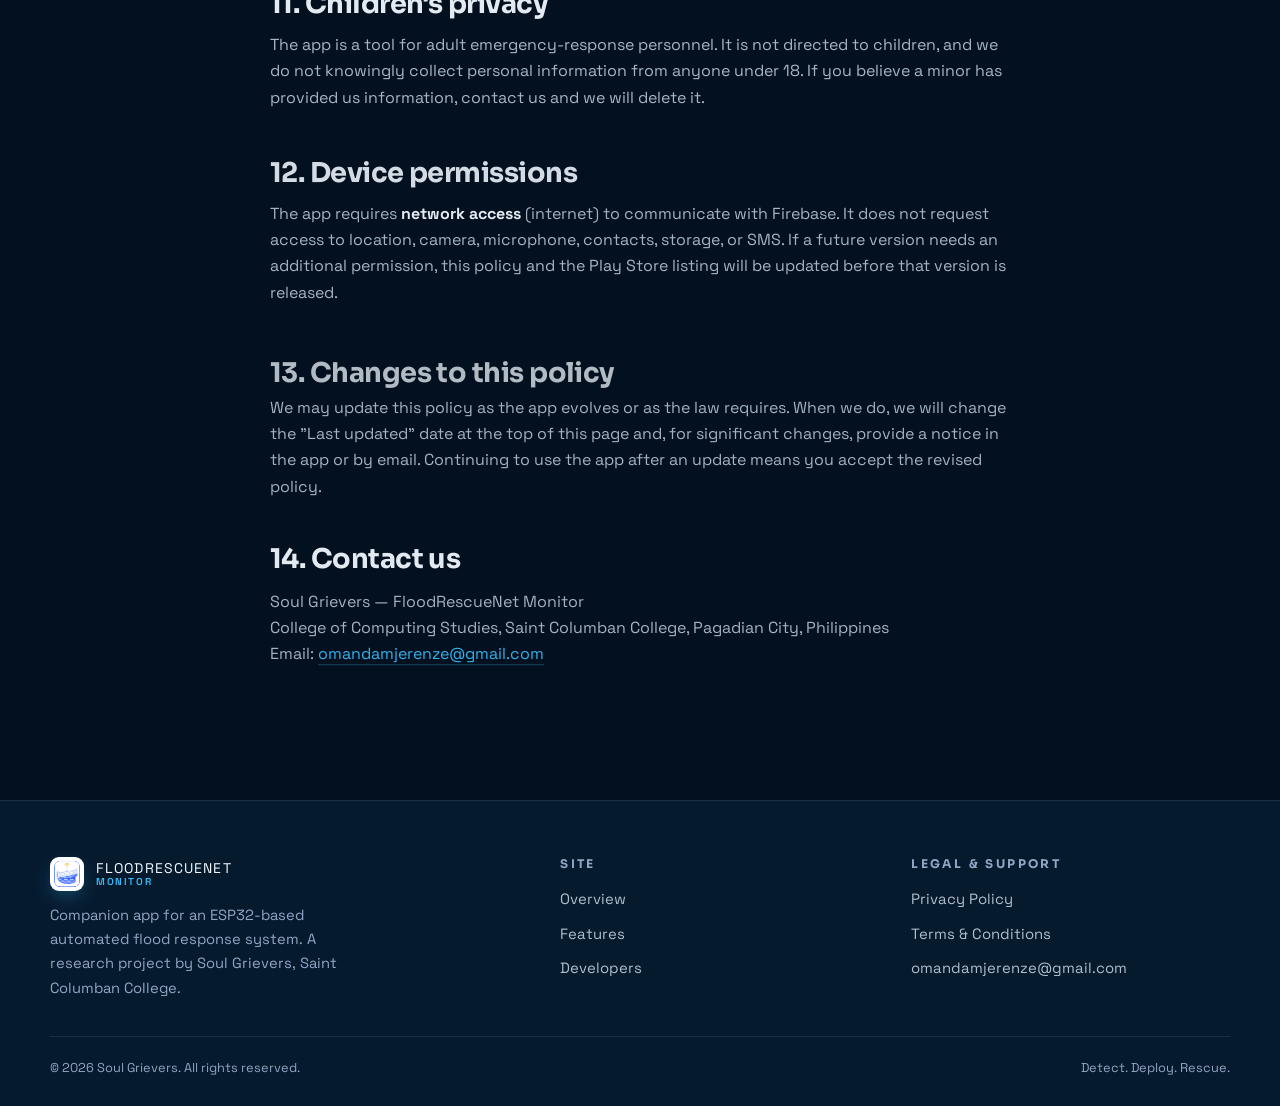
<file: privacy.html>
<!DOCTYPE html>
<html lang="en">
<head>
<meta charset="UTF-8" />
<meta name="viewport" content="width=device-width, initial-scale=1, viewport-fit=cover" />
<meta name="theme-color" content="#03101f" />
<title>Privacy Policy — FloodRescueNet Monitor</title>
<meta name="description" content="Privacy Policy for the FloodRescueNet Monitor Android application by Soul Grievers." />
<meta name="robots" content="index,follow" />
<link rel="icon" type="image/png" href="assets/app-icon.png" />
<link rel="apple-touch-icon" href="assets/app-icon.png" />
<link rel="preconnect" href="https://fonts.googleapis.com" />
<link rel="preconnect" href="https://fonts.gstatic.com" crossorigin />
<link href="https://fonts.googleapis.com/css2?family=Sora:wght@400;500;600;700;800&family=Space+Grotesk:wght@400;500;600;700&display=swap" rel="stylesheet" />
<link rel="stylesheet" href="css/style.css?v=9" />
</head>
<body>
<div class="scroll-progress"><span id="progressBar"></span></div>

<header class="nav" id="nav">
  <a href="index.html#top" class="brand" aria-label="FloodRescueNet Monitor home">
    <span class="brand-mark" aria-hidden="true">
      <img src="assets/app-icon.png" alt="" width="34" height="34" />
    </span>
    <span class="brand-text">FLOODRESCUENET<span>MONITOR</span></span>
  </a>
  <nav class="nav-links">
    <a href="index.html#features">Features</a>
    <a href="index.html#team">Developers</a>
    <a href="terms.html">Terms</a>
    <a href="index.html#support">Support</a>
  </nav>
  <a href="index.html" class="btn btn-ghost nav-cta" data-magnetic><span class="lbl-full">Back to site</span><span class="lbl-short">Back</span></a>
</header>

<main id="top">
  <section class="doc-hero">
    <a href="index.html" class="back-link">← Back to FloodRescueNet Monitor</a>
    <p class="eyebrow">Legal</p>
    <h1>Privacy Policy</h1>
    <p class="updated">Effective date: 9 September 2026 · Last updated: 9 September 2026</p>
  </section>

  <div class="doc-body">
    <nav class="toc" aria-label="Table of contents">
      <h4>On this page</h4>
      <ol>
        <li><a href="#intro">Who we are</a></li>
        <li><a href="#scope">Scope of this policy</a></li>
        <li><a href="#collect">Information we collect</a></li>
        <li><a href="#use">How we use information</a></li>
        <li><a href="#legal-basis">Why we are allowed to use it</a></li>
        <li><a href="#sharing">How information is shared</a></li>
        <li><a href="#storage">Where data is stored &amp; security</a></li>
        <li><a href="#retention">Data retention</a></li>
        <li><a href="#rights">Your rights &amp; choices</a></li>
        <li><a href="#deletion">Account &amp; data deletion</a></li>
        <li><a href="#children">Children's privacy</a></li>
        <li><a href="#permissions">Device permissions</a></li>
        <li><a href="#changes">Changes to this policy</a></li>
        <li><a href="#contact">Contact us</a></li>
      </ol>
    </nav>

    <h2 id="intro">1. Who we are</h2>
    <p><strong>FloodRescueNet Monitor</strong> ("the app", "we", "us", "our") is an Android application developed by <strong>Soul Grievers</strong>, a student research team at Saint Columban College, College of Computing Studies, Pagadian City, Philippines. The app is the companion to an ESP32-based automated flood response system built as an undergraduate thesis project.</p>
    <p>For any question about this policy or your data, contact us at <a href="mailto:omandamjerenze@gmail.com">omandamjerenze@gmail.com</a>.</p>

    <h2 id="scope">2. Scope of this policy</h2>
    <p>This policy explains what information the app collects, how it is used, and the choices you have. It applies only to the FloodRescueNet Monitor Android app and the backend services it uses. It does not cover any third-party website or service that is not operated by us, even if the app links to it.</p>
    <div class="callout">The app is intended for authorised barangay officials and disaster response personnel. It is not a consumer safety product and is not intended for use by the general public.</div>

    <h2 id="collect">3. Information we collect</h2>

    <h3>3.1 Information you provide when you create an account</h3>
    <ul>
      <li><strong>Email address</strong> — used as your login identifier and for account-related communication.</li>
      <li><strong>Password</strong> — handled entirely by Google Firebase Authentication. It is stored by Google in hashed form; we never see or store your plaintext password.</li>
      <li><strong>Display name</strong> — the name shown for your account inside the app.</li>
      <li><strong>Barangay or organisation name</strong> — used to associate your account with the correct monitoring site and to keep each barangay's data separate.</li>
    </ul>

    <h3>3.2 Information created while you use the app</h3>
    <ul>
      <li><strong>Account status</strong> — a "verified" flag that an administrator sets before your login is allowed, and basic timestamps (account created, last sign-in).</li>
      <li><strong>Manual deployment actions</strong> — when you use the in-app control to deploy or retract the net, the action, the account that triggered it, and the time are recorded.</li>
    </ul>

    <h3>3.3 System and sensor data (not personal data)</h3>
    <ul>
      <li><strong>Water-level readings</strong> — the distance measured by the ultrasonic sensor at the monitoring site.</li>
      <li><strong>System state</strong> — the current alert tier (Normal, Warning, Danger) and net position (stored or deployed).</li>
      <li><strong>Event history</strong> — timestamped Warning/Danger events and net deployment/retraction events.</li>
    </ul>
    <p>This data describes a river channel and a piece of hardware, not you. It is displayed in the app so a response team can monitor the site.</p>

    <h3>3.4 Information collected automatically by our service provider</h3>
    <p>Our backend runs on Google Firebase. When the app connects, Google may process standard technical information such as your device's IP address, device and operating-system type, and diagnostic or crash information, in accordance with Google's own privacy terms. We do not add any advertising, marketing, or third-party analytics SDKs to the app.</p>

    <div class="callout"><strong>We do not collect:</strong> your phone's location, your contacts, your photos or files, your microphone or camera input, advertising identifiers, or any biometric data.</div>

    <h2 id="use">4. How we use information</h2>
    <ul>
      <li>To create and secure your account and to sign you in.</li>
      <li>To restrict access to verified personnel and to keep each barangay's monitoring data separate from every other barangay's.</li>
      <li>To show you live water-level, alert status, and net-deployment information for your site.</li>
      <li>To keep a history of alerts and deployments for after-action review and reporting.</li>
      <li>To carry out a manual deploy or retract command that you issue, and to record who issued it.</li>
      <li>To respond to your support requests.</li>
      <li>To detect, prevent, and fix technical problems, misuse, or security issues.</li>
    </ul>
    <p>We do <strong>not</strong> sell or rent personal information, and we do not use it for advertising or profiling.</p>

    <h2 id="legal-basis">5. Why we are allowed to use it</h2>
    <p>Where data-protection law requires a legal basis, we rely on: your consent (given when you create an account); the necessity of processing to provide a service you asked for; and our legitimate interest in keeping the system secure and functioning. You can withdraw consent at any time by deleting your account (see section 10).</p>

    <h2 id="sharing">6. How information is shared</h2>
    <p>We share information only in these limited situations:</p>
    <ul>
      <li><strong>Service providers.</strong> Google Firebase (Authentication and Realtime Database) processes and stores account and system data on our behalf so the app can function. Google acts as our data processor and is bound by its own security and privacy commitments.</li>
      <li><strong>Within your barangay.</strong> Verified accounts attached to the same monitoring site can see the same live data, alert history, and deployment log for that site, including which account issued a manual deployment.</li>
      <li><strong>Legal reasons.</strong> If we are required by law, court order, or a valid request from a public authority, or if disclosure is necessary to protect someone's safety or our legal rights.</li>
    </ul>
    <p>We do not share personal information with any other third party for any other purpose.</p>

    <h2 id="storage">7. Where data is stored and how it is protected</h2>
    <p>Account and system data are stored in Google Firebase, on Google Cloud infrastructure. Data may be processed on servers located outside the Philippines; Google maintains its own safeguards for international transfers.</p>
    <p>We protect information with: encryption in transit (HTTPS/TLS) between the app and Firebase; Firebase Authentication for identity; and Firebase security rules that limit each account to the data of its own barangay and block unverified accounts. No method of transmission or storage is completely secure, so we cannot guarantee absolute security, but we work to protect your information and to review our safeguards.</p>

    <h2 id="retention">8. Data retention</h2>
    <ul>
      <li><strong>Account data</strong> is kept for as long as your account exists.</li>
      <li><strong>Alert and deployment history</strong> is kept while it is useful for monitoring and after-action review, and may be periodically cleared.</li>
      <li><strong>Sensor readings</strong> are transient operational data and are overwritten or removed on an ongoing basis.</li>
    </ul>
    <p>When you delete your account, we remove your personal data as described in section 10.</p>

    <h2 id="rights">9. Your rights and choices</h2>
    <p>Subject to applicable law, you may ask us to:</p>
    <ul>
      <li><strong>Access</strong> the personal data we hold about you.</li>
      <li><strong>Correct</strong> inaccurate account details (you can also update your display name in the app).</li>
      <li><strong>Delete</strong> your account and personal data.</li>
      <li><strong>Restrict or object to</strong> certain processing.</li>
      <li><strong>Withdraw consent</strong> at any time, without affecting processing already carried out.</li>
    </ul>
    <p>To exercise any of these, email <a href="mailto:omandamjerenze@gmail.com">omandamjerenze@gmail.com</a> from the address on your account. We may ask you to confirm your identity before acting. You also have the right to complain to the National Privacy Commission of the Philippines.</p>

    <h2 id="deletion">10. Account and data deletion</h2>
    <p>To request deletion of your FloodRescueNet Monitor account and associated personal data, send an email with the subject line <strong>"Delete my account"</strong> to <a href="mailto:omandamjerenze@gmail.com">omandamjerenze@gmail.com</a> from the email address registered to the account.</p>
    <ul>
      <li>We will verify the request and delete your Firebase Authentication record and your user profile (email, display name, barangay, status and timestamps) within <strong>30 days</strong>.</li>
      <li>Deployment-log entries that record a past manual action may be retained in anonymised form (with your identity removed) where needed for the integrity of the site's incident history.</li>
      <li>Backups, if any, are cycled out on a rolling basis and are not restored to active use.</li>
    </ul>

    <h2 id="children">11. Children's privacy</h2>
    <p>The app is a tool for adult emergency-response personnel. It is not directed to children, and we do not knowingly collect personal information from anyone under 18. If you believe a minor has provided us information, contact us and we will delete it.</p>

    <h2 id="permissions">12. Device permissions</h2>
    <p>The app requires <strong>network access</strong> (internet) to communicate with Firebase. It does not request access to location, camera, microphone, contacts, storage, or SMS. If a future version needs an additional permission, this policy and the Play Store listing will be updated before that version is released.</p>

    <h2 id="changes">13. Changes to this policy</h2>
    <p>We may update this policy as the app evolves or as the law requires. When we do, we will change the "Last updated" date at the top of this page and, for significant changes, provide a notice in the app or by email. Continuing to use the app after an update means you accept the revised policy.</p>

    <h2 id="contact">14. Contact us</h2>
    <p>Soul Grievers — FloodRescueNet Monitor<br />
    College of Computing Studies, Saint Columban College, Pagadian City, Philippines<br />
    Email: <a href="mailto:omandamjerenze@gmail.com">omandamjerenze@gmail.com</a></p>
  </div>
</main>

<footer class="footer">
  <div class="footer-grid">
    <div class="footer-brand">
      <div class="footer-lockup">
        <span class="brand-mark" aria-hidden="true">
          <img src="assets/app-icon.png" alt="" width="34" height="34" />
        </span>
        <span class="brand-text">FLOODRESCUENET<span>MONITOR</span></span>
      </div>
      <p>Companion app for an ESP32-based automated flood response system. A research project by Soul Grievers, Saint Columban College.</p>
    </div>
    <div class="footer-col">
      <h4>Site</h4>
      <a href="index.html#about">Overview</a>
      <a href="index.html#features">Features</a>
      <a href="index.html#team">Developers</a>
    </div>
    <div class="footer-col">
      <h4>Legal &amp; support</h4>
      <a href="privacy.html">Privacy Policy</a>
      <a href="terms.html">Terms &amp; Conditions</a>
      <a href="mailto:omandamjerenze@gmail.com">omandamjerenze@gmail.com</a>
    </div>
  </div>
  <div class="footer-base">
    <span>&copy; <span id="year"></span> Soul Grievers. All rights reserved.</span>
    <span>Detect. Deploy. Rescue.</span>
  </div>
</footer>

<script src="js/vendor/gsap.min.js"></script>
<script src="js/vendor/ScrollTrigger.min.js"></script>
<script src="js/main.js?v=6"></script>
</body>
</html>
</file>
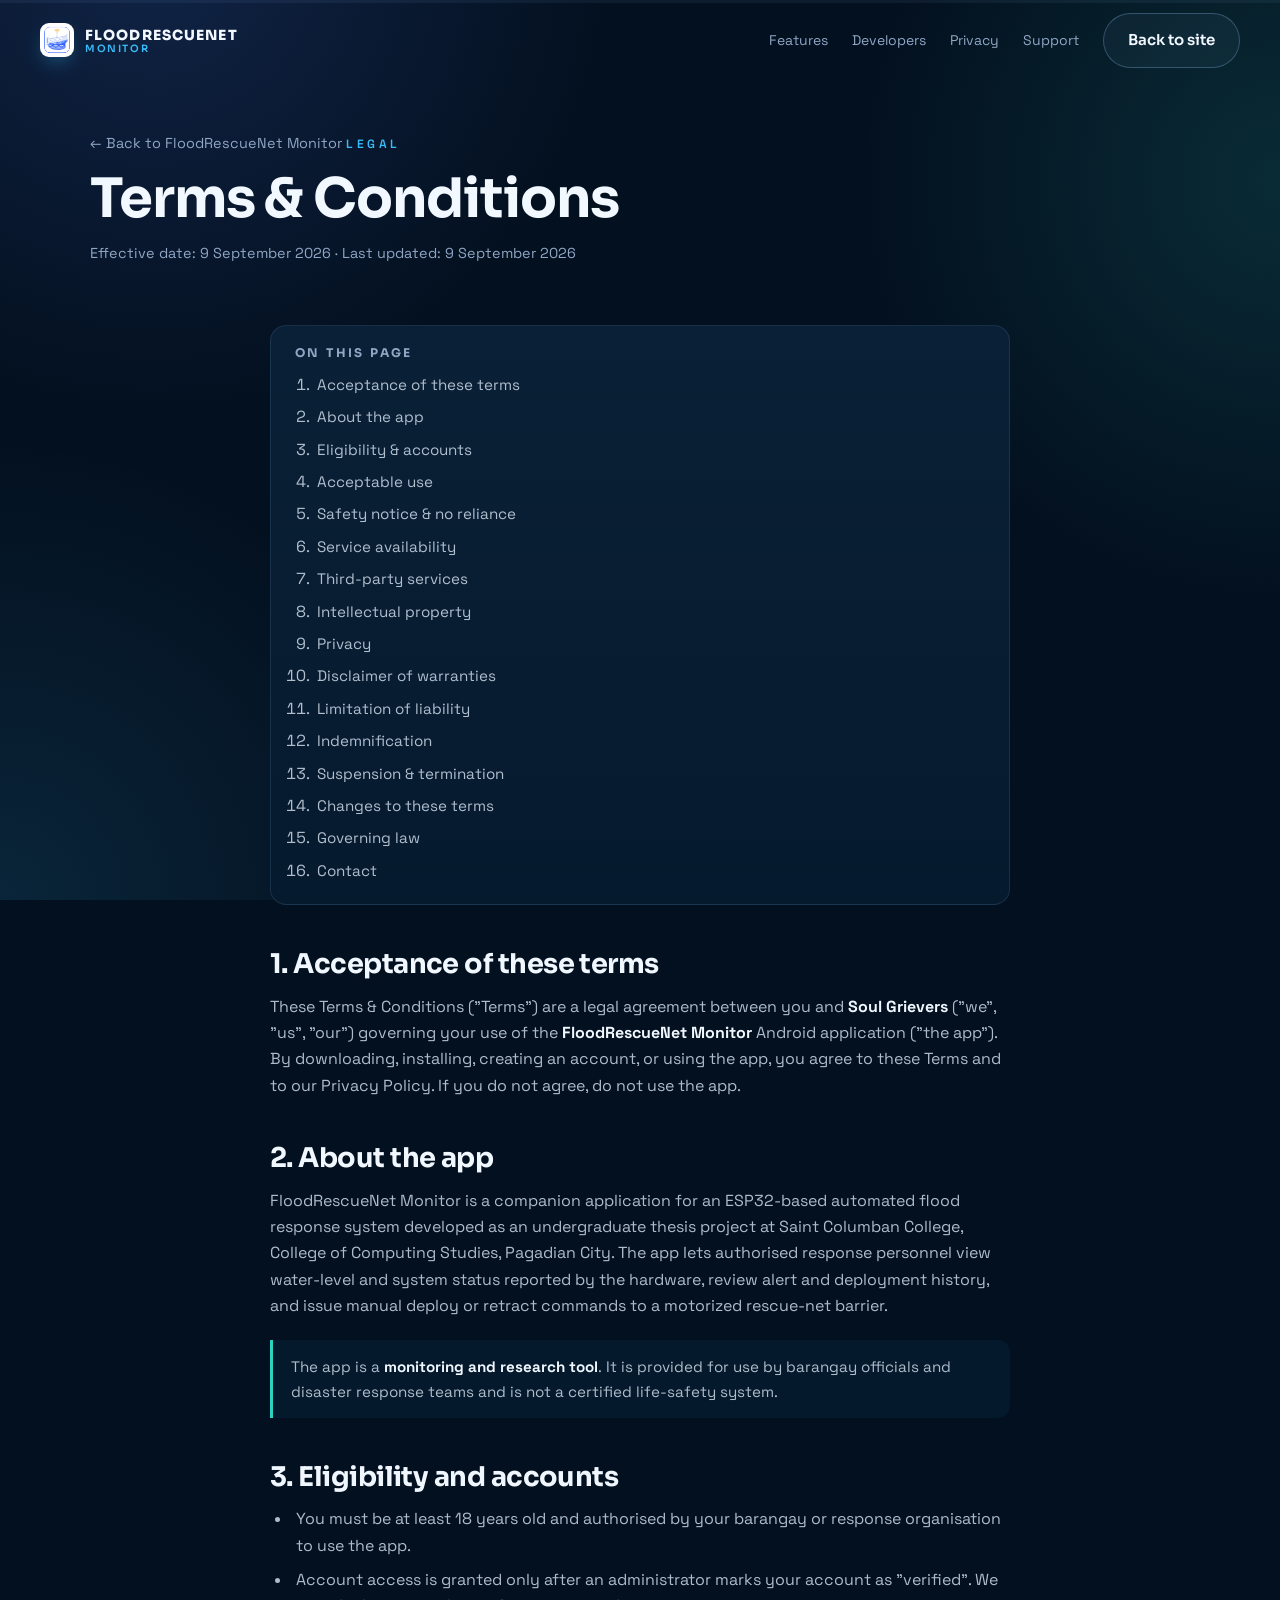
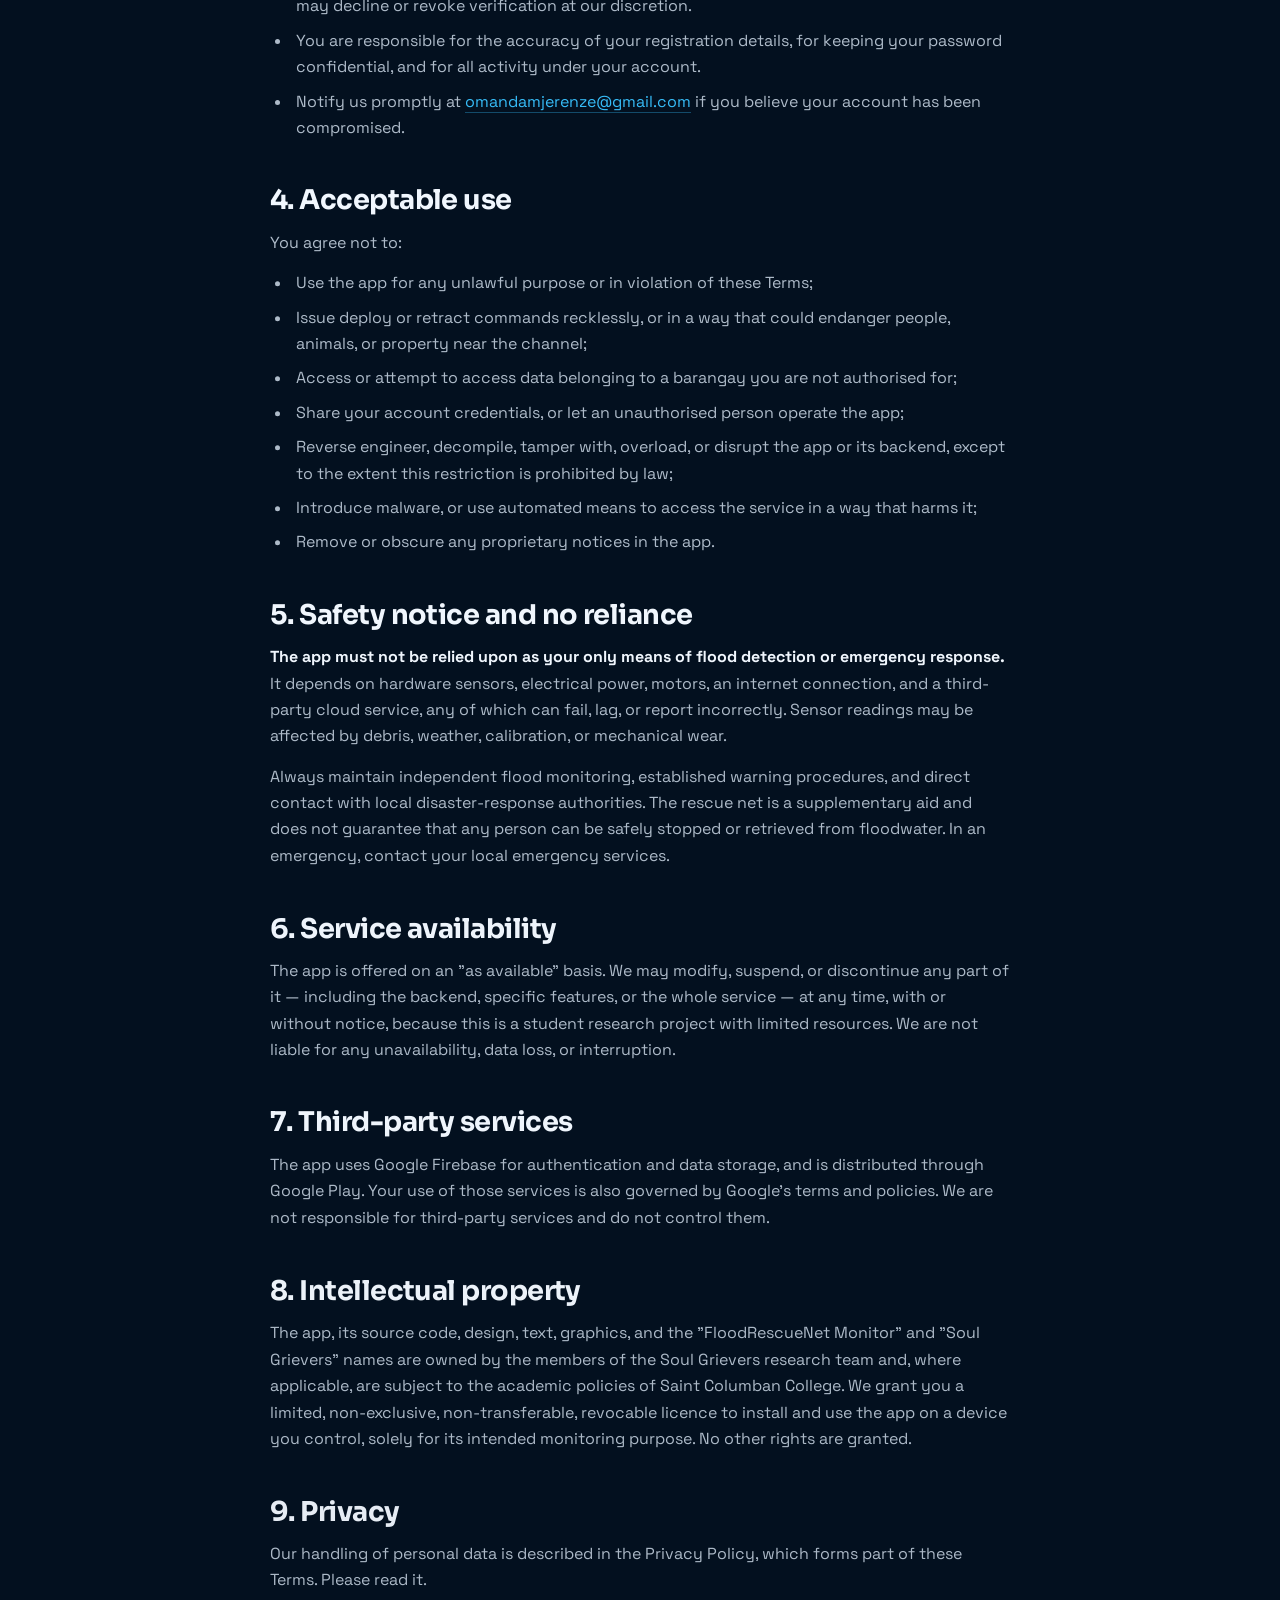
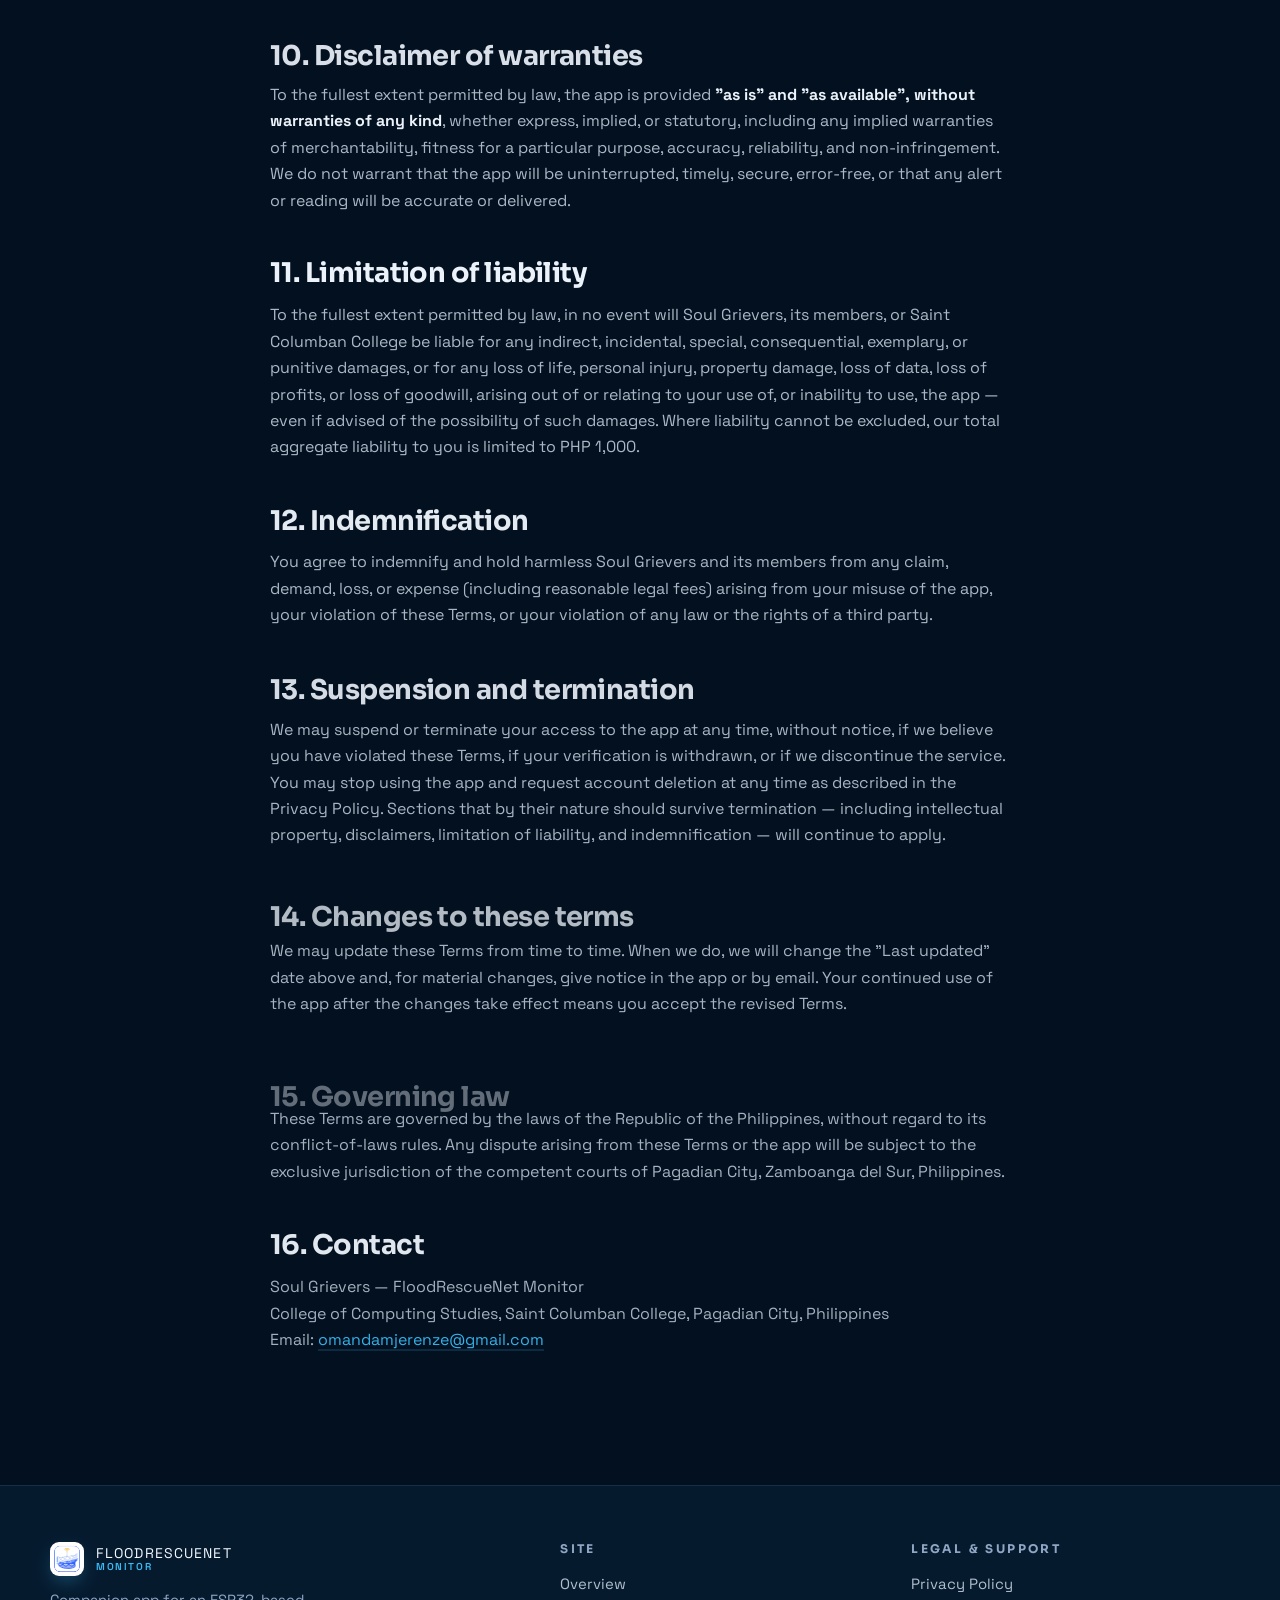
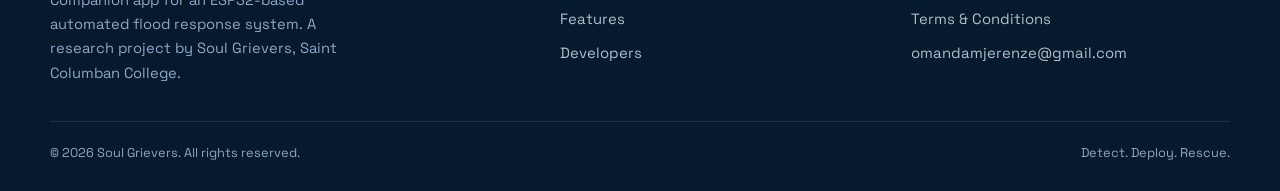
<file: terms.html>
<!DOCTYPE html>
<html lang="en">
<head>
<meta charset="UTF-8" />
<meta name="viewport" content="width=device-width, initial-scale=1, viewport-fit=cover" />
<meta name="theme-color" content="#03101f" />
<title>Terms &amp; Conditions — FloodRescueNet Monitor</title>
<meta name="description" content="Terms and Conditions for the FloodRescueNet Monitor Android application by Soul Grievers." />
<meta name="robots" content="index,follow" />
<link rel="icon" type="image/png" href="assets/app-icon.png" />
<link rel="apple-touch-icon" href="assets/app-icon.png" />
<link rel="preconnect" href="https://fonts.googleapis.com" />
<link rel="preconnect" href="https://fonts.gstatic.com" crossorigin />
<link href="https://fonts.googleapis.com/css2?family=Sora:wght@400;500;600;700;800&family=Space+Grotesk:wght@400;500;600;700&display=swap" rel="stylesheet" />
<link rel="stylesheet" href="css/style.css?v=9" />
</head>
<body>
<div class="scroll-progress"><span id="progressBar"></span></div>

<header class="nav" id="nav">
  <a href="index.html#top" class="brand" aria-label="FloodRescueNet Monitor home">
    <span class="brand-mark" aria-hidden="true">
      <img src="assets/app-icon.png" alt="" width="34" height="34" />
    </span>
    <span class="brand-text">FLOODRESCUENET<span>MONITOR</span></span>
  </a>
  <nav class="nav-links">
    <a href="index.html#features">Features</a>
    <a href="index.html#team">Developers</a>
    <a href="privacy.html">Privacy</a>
    <a href="index.html#support">Support</a>
  </nav>
  <a href="index.html" class="btn btn-ghost nav-cta" data-magnetic><span class="lbl-full">Back to site</span><span class="lbl-short">Back</span></a>
</header>

<main id="top">
  <section class="doc-hero">
    <a href="index.html" class="back-link">← Back to FloodRescueNet Monitor</a>
    <p class="eyebrow">Legal</p>
    <h1>Terms &amp; Conditions</h1>
    <p class="updated">Effective date: 9 September 2026 · Last updated: 9 September 2026</p>
  </section>

  <div class="doc-body">
    <nav class="toc" aria-label="Table of contents">
      <h4>On this page</h4>
      <ol>
        <li><a href="#accept">Acceptance of these terms</a></li>
        <li><a href="#about">About the app</a></li>
        <li><a href="#eligibility">Eligibility &amp; accounts</a></li>
        <li><a href="#use">Acceptable use</a></li>
        <li><a href="#safety">Safety notice &amp; no reliance</a></li>
        <li><a href="#availability">Service availability</a></li>
        <li><a href="#thirdparty">Third-party services</a></li>
        <li><a href="#ip">Intellectual property</a></li>
        <li><a href="#privacy">Privacy</a></li>
        <li><a href="#disclaimer">Disclaimer of warranties</a></li>
        <li><a href="#liability">Limitation of liability</a></li>
        <li><a href="#indemnity">Indemnification</a></li>
        <li><a href="#termination">Suspension &amp; termination</a></li>
        <li><a href="#changes">Changes to these terms</a></li>
        <li><a href="#law">Governing law</a></li>
        <li><a href="#contact">Contact</a></li>
      </ol>
    </nav>

    <h2 id="accept">1. Acceptance of these terms</h2>
    <p>These Terms &amp; Conditions ("Terms") are a legal agreement between you and <strong>Soul Grievers</strong> ("we", "us", "our") governing your use of the <strong>FloodRescueNet Monitor</strong> Android application ("the app"). By downloading, installing, creating an account, or using the app, you agree to these Terms and to our <a href="privacy.html">Privacy Policy</a>. If you do not agree, do not use the app.</p>

    <h2 id="about">2. About the app</h2>
    <p>FloodRescueNet Monitor is a companion application for an ESP32-based automated flood response system developed as an undergraduate thesis project at Saint Columban College, College of Computing Studies, Pagadian City. The app lets authorised response personnel view water-level and system status reported by the hardware, review alert and deployment history, and issue manual deploy or retract commands to a motorized rescue-net barrier.</p>
    <div class="callout">The app is a <strong>monitoring and research tool</strong>. It is provided for use by barangay officials and disaster response teams and is not a certified life-safety system.</div>

    <h2 id="eligibility">3. Eligibility and accounts</h2>
    <ul>
      <li>You must be at least 18 years old and authorised by your barangay or response organisation to use the app.</li>
      <li>Account access is granted only after an administrator marks your account as "verified". We may decline or revoke verification at our discretion.</li>
      <li>You are responsible for the accuracy of your registration details, for keeping your password confidential, and for all activity under your account.</li>
      <li>Notify us promptly at <a href="mailto:omandamjerenze@gmail.com">omandamjerenze@gmail.com</a> if you believe your account has been compromised.</li>
    </ul>

    <h2 id="use">4. Acceptable use</h2>
    <p>You agree not to:</p>
    <ul>
      <li>Use the app for any unlawful purpose or in violation of these Terms;</li>
      <li>Issue deploy or retract commands recklessly, or in a way that could endanger people, animals, or property near the channel;</li>
      <li>Access or attempt to access data belonging to a barangay you are not authorised for;</li>
      <li>Share your account credentials, or let an unauthorised person operate the app;</li>
      <li>Reverse engineer, decompile, tamper with, overload, or disrupt the app or its backend, except to the extent this restriction is prohibited by law;</li>
      <li>Introduce malware, or use automated means to access the service in a way that harms it;</li>
      <li>Remove or obscure any proprietary notices in the app.</li>
    </ul>

    <h2 id="safety">5. Safety notice and no reliance</h2>
    <p><strong>The app must not be relied upon as your only means of flood detection or emergency response.</strong> It depends on hardware sensors, electrical power, motors, an internet connection, and a third-party cloud service, any of which can fail, lag, or report incorrectly. Sensor readings may be affected by debris, weather, calibration, or mechanical wear.</p>
    <p>Always maintain independent flood monitoring, established warning procedures, and direct contact with local disaster-response authorities. The rescue net is a supplementary aid and does not guarantee that any person can be safely stopped or retrieved from floodwater. In an emergency, contact your local emergency services.</p>

    <h2 id="availability">6. Service availability</h2>
    <p>The app is offered on an "as available" basis. We may modify, suspend, or discontinue any part of it — including the backend, specific features, or the whole service — at any time, with or without notice, because this is a student research project with limited resources. We are not liable for any unavailability, data loss, or interruption.</p>

    <h2 id="thirdparty">7. Third-party services</h2>
    <p>The app uses Google Firebase for authentication and data storage, and is distributed through Google Play. Your use of those services is also governed by Google's terms and policies. We are not responsible for third-party services and do not control them.</p>

    <h2 id="ip">8. Intellectual property</h2>
    <p>The app, its source code, design, text, graphics, and the "FloodRescueNet Monitor" and "Soul Grievers" names are owned by the members of the Soul Grievers research team and, where applicable, are subject to the academic policies of Saint Columban College. We grant you a limited, non-exclusive, non-transferable, revocable licence to install and use the app on a device you control, solely for its intended monitoring purpose. No other rights are granted.</p>

    <h2 id="privacy">9. Privacy</h2>
    <p>Our handling of personal data is described in the <a href="privacy.html">Privacy Policy</a>, which forms part of these Terms. Please read it.</p>

    <h2 id="disclaimer">10. Disclaimer of warranties</h2>
    <p>To the fullest extent permitted by law, the app is provided <strong>"as is" and "as available", without warranties of any kind</strong>, whether express, implied, or statutory, including any implied warranties of merchantability, fitness for a particular purpose, accuracy, reliability, and non-infringement. We do not warrant that the app will be uninterrupted, timely, secure, error-free, or that any alert or reading will be accurate or delivered.</p>

    <h2 id="liability">11. Limitation of liability</h2>
    <p>To the fullest extent permitted by law, in no event will Soul Grievers, its members, or Saint Columban College be liable for any indirect, incidental, special, consequential, exemplary, or punitive damages, or for any loss of life, personal injury, property damage, loss of data, loss of profits, or loss of goodwill, arising out of or relating to your use of, or inability to use, the app — even if advised of the possibility of such damages. Where liability cannot be excluded, our total aggregate liability to you is limited to PHP 1,000.</p>

    <h2 id="indemnity">12. Indemnification</h2>
    <p>You agree to indemnify and hold harmless Soul Grievers and its members from any claim, demand, loss, or expense (including reasonable legal fees) arising from your misuse of the app, your violation of these Terms, or your violation of any law or the rights of a third party.</p>

    <h2 id="termination">13. Suspension and termination</h2>
    <p>We may suspend or terminate your access to the app at any time, without notice, if we believe you have violated these Terms, if your verification is withdrawn, or if we discontinue the service. You may stop using the app and request account deletion at any time as described in the Privacy Policy. Sections that by their nature should survive termination — including intellectual property, disclaimers, limitation of liability, and indemnification — will continue to apply.</p>

    <h2 id="changes">14. Changes to these terms</h2>
    <p>We may update these Terms from time to time. When we do, we will change the "Last updated" date above and, for material changes, give notice in the app or by email. Your continued use of the app after the changes take effect means you accept the revised Terms.</p>

    <h2 id="law">15. Governing law</h2>
    <p>These Terms are governed by the laws of the Republic of the Philippines, without regard to its conflict-of-laws rules. Any dispute arising from these Terms or the app will be subject to the exclusive jurisdiction of the competent courts of Pagadian City, Zamboanga del Sur, Philippines.</p>

    <h2 id="contact">16. Contact</h2>
    <p>Soul Grievers — FloodRescueNet Monitor<br />
    College of Computing Studies, Saint Columban College, Pagadian City, Philippines<br />
    Email: <a href="mailto:omandamjerenze@gmail.com">omandamjerenze@gmail.com</a></p>
  </div>
</main>

<footer class="footer">
  <div class="footer-grid">
    <div class="footer-brand">
      <div class="footer-lockup">
        <span class="brand-mark" aria-hidden="true">
          <img src="assets/app-icon.png" alt="" width="34" height="34" />
        </span>
        <span class="brand-text">FLOODRESCUENET<span>MONITOR</span></span>
      </div>
      <p>Companion app for an ESP32-based automated flood response system. A research project by Soul Grievers, Saint Columban College.</p>
    </div>
    <div class="footer-col">
      <h4>Site</h4>
      <a href="index.html#about">Overview</a>
      <a href="index.html#features">Features</a>
      <a href="index.html#team">Developers</a>
    </div>
    <div class="footer-col">
      <h4>Legal &amp; support</h4>
      <a href="privacy.html">Privacy Policy</a>
      <a href="terms.html">Terms &amp; Conditions</a>
      <a href="mailto:omandamjerenze@gmail.com">omandamjerenze@gmail.com</a>
    </div>
  </div>
  <div class="footer-base">
    <span>&copy; <span id="year"></span> Soul Grievers. All rights reserved.</span>
    <span>Detect. Deploy. Rescue.</span>
  </div>
</footer>

<script src="js/vendor/gsap.min.js"></script>
<script src="js/vendor/ScrollTrigger.min.js"></script>
<script src="js/main.js?v=6"></script>
</body>
</html>
</file>
<file: css/style.css>
/* ================================================================
   FloodRescueNet Monitor — site styles
   Shared by index.html, privacy.html, terms.html
   ================================================================ */
:root{
  --bg:#03101f;
  --bg-2:#061a2e;
  --panel:#0a2036;
  --panel-2:#0e2740;
  --line:rgba(150,200,255,.12);
  --line-hi:rgba(150,200,255,.28);
  --text:#dbe7f5cc;
  --text-hi:#f2f8ff;
  --muted:#8fa6c4;
  --cy:#38bdf8;
  --teal:#2dd4bf;
  --blue:#4f7cf7;
  --alert:#ff9d3d;
  --alert-2:#ffbf6b;
  --grad:linear-gradient(105deg,var(--teal),var(--cy) 45%,var(--blue));
  --grad-alert:linear-gradient(105deg,var(--alert),var(--alert-2));
  --maxw:1180px;
  --ease:cubic-bezier(.22,1,.36,1);
}
*,*::before,*::after{box-sizing:border-box;margin:0;padding:0}
html{scroll-behavior:smooth;-webkit-text-size-adjust:100%;scroll-padding-top:84px}
body{
  font-family:"Space Grotesk",system-ui,-apple-system,sans-serif;
  background:var(--bg);
  color:var(--text);
  line-height:1.65;
  overflow-x:clip;
  -webkit-font-smoothing:antialiased;
}
img,video,canvas,svg{display:block;max-width:100%}
a{color:inherit;text-decoration:none}
h1,h2,h3,h4{font-family:"Sora",sans-serif;color:var(--text-hi);line-height:1.12;letter-spacing:-.02em;font-weight:700}
::selection{background:var(--cy);color:#04121f}

/* ---- ambient backdrop ---- */
body::before{
  content:"";position:fixed;inset:0;z-index:-2;pointer-events:none;
  background:
    radial-gradient(60vw 60vw at 12% -5%,rgba(79,124,247,.18),transparent 60%),
    radial-gradient(55vw 55vw at 100% 20%,rgba(45,212,191,.14),transparent 60%),
    radial-gradient(60vw 60vw at 0% 100%,rgba(56,189,248,.12),transparent 60%),
    var(--bg);
}

/* ================= scroll progress ================= */
.scroll-progress{position:fixed;top:0;left:0;right:0;height:3px;z-index:200;background:rgba(150,200,255,.07)}
.scroll-progress span{display:block;height:100%;width:0;background:var(--grad);box-shadow:0 0 18px rgba(56,189,248,.7)}

/* ================= nav ================= */
.nav{
  position:fixed;top:0;left:0;right:0;z-index:150;
  display:flex;align-items:center;flex-wrap:nowrap;gap:clamp(8px,2.5vw,16px);
  padding:13px clamp(13px,4vw,40px);
  transition:background .4s var(--ease),backdrop-filter .4s,border-color .4s;
  border-bottom:1px solid transparent;
}
.nav.scrolled{background:rgba(4,15,28,.78);backdrop-filter:blur(14px);border-color:var(--line)}
.brand{display:flex;align-items:center;gap:clamp(7px,2vw,11px);min-width:0;
  font-family:"Sora",sans-serif;font-weight:800}
.brand-mark{
  width:clamp(28px,7.5vw,34px);height:clamp(28px,7.5vw,34px);flex:none;
  border-radius:9px;display:grid;place-items:center;overflow:hidden;
  background:#fff;box-shadow:0 8px 22px -8px rgba(56,189,248,.7);
}
.brand-mark svg{width:60%;height:60%}
.brand-mark img{width:100%;height:100%;object-fit:cover;border-radius:9px}
.brand-text{letter-spacing:.08em;font-size:clamp(10.5px,3vw,14px);color:var(--text-hi);
  line-height:1.15;white-space:nowrap;min-width:0;overflow:hidden;text-overflow:ellipsis}
.brand-text span{color:var(--cy);display:block;font-size:clamp(8px,2vw,10px);letter-spacing:.16em;font-weight:600}
.nav-links{display:none;margin-left:auto;gap:24px;font-size:14px;color:var(--muted)}
.nav-links a{position:relative;transition:color .25s}
.nav-links a:hover{color:var(--text-hi)}
.nav-links a::after{content:"";position:absolute;left:0;bottom:-6px;width:0;height:2px;background:var(--grad);transition:width .3s var(--ease)}
.nav-links a:hover::after{width:100%}
.nav-cta{margin-left:auto;flex:none;white-space:nowrap;
  padding:9px clamp(12px,3.4vw,18px);font-size:clamp(11px,2.6vw,13px)}
.nav-cta .lbl-short{display:none}
@media(max-width:520px){
  .nav-cta .lbl-full{display:none}
  .nav-cta .lbl-short{display:inline}
}
@media(min-width:920px){
  .nav-links{display:flex}
  .nav-cta{margin-left:8px}
}

/* ================= buttons ================= */
.btn{
  --pad:14px 24px;
  display:inline-flex;align-items:center;justify-content:center;gap:9px;
  padding:var(--pad);border-radius:999px;
  font-family:"Sora",sans-serif;font-weight:600;font-size:15px;
  cursor:pointer;border:1px solid transparent;
  transition:transform .3s var(--ease),box-shadow .3s var(--ease),background .3s,border-color .3s;
  will-change:transform;text-align:center;
}
.btn-primary{background:var(--grad);color:#04121f;box-shadow:0 12px 34px -12px rgba(56,189,248,.7)}
.btn-primary:hover{box-shadow:0 18px 46px -10px rgba(56,189,248,.85)}
.btn-ghost{background:rgba(150,200,255,.05);border-color:var(--line-hi);color:var(--text-hi)}
.btn-ghost:hover{background:rgba(150,200,255,.11)}
.btn.big{--pad:18px 40px;font-size:17px}

/* ================= section shells ================= */
section{position:relative}
.wrap{max-width:var(--maxw);margin:0 auto;padding:clamp(72px,13vw,150px) clamp(16px,5vw,40px)}
.section-eyebrow,.eyebrow{
  font-size:12px;letter-spacing:.3em;text-transform:uppercase;
  color:var(--cy);font-weight:600;
}
.section-title{font-size:clamp(1.8rem,5.4vw,3.3rem);margin:.5rem 0 1.2rem}
.section-lead{max-width:620px;color:var(--muted);font-size:clamp(1rem,2.4vw,1.15rem)}
.grad{background:var(--grad);-webkit-background-clip:text;background-clip:text;color:transparent}
.muted{color:var(--muted)}

/* ================= hero ================= */
.hero{min-height:100svh;display:flex;flex-direction:column;justify-content:center;
  padding:120px clamp(16px,5vw,40px) 90px;overflow:hidden}
.hero-bg{position:absolute;inset:0;z-index:-1}
#rain{position:absolute;inset:0;width:100%;height:100%;opacity:.55}
.hero-veil{position:absolute;inset:0;background:
  linear-gradient(180deg,rgba(3,16,31,.4),rgba(3,16,31,.25) 45%,var(--bg) 97%),
  radial-gradient(70% 60% at 50% 38%,transparent,rgba(3,16,31,.55))}
.hero-inner{max-width:var(--maxw);margin:0 auto;width:100%}
.hero .eyebrow{display:inline-flex;align-items:center;gap:9px;margin-bottom:20px;
  padding:7px 14px;border:1px solid var(--line-hi);border-radius:999px;background:rgba(150,200,255,.04)}
.hero .eyebrow::before{content:"";width:8px;height:8px;border-radius:50%;background:var(--teal);
  box-shadow:0 0 12px var(--teal);animation:pulse 1.8s var(--ease) infinite}
@keyframes pulse{0%,100%{opacity:1;transform:scale(1)}50%{opacity:.4;transform:scale(.7)}}
.hero-title{font-size:clamp(2.4rem,8.5vw,5.4rem);font-weight:800;margin-bottom:24px}
.hero-title .line{display:block;overflow:hidden}
.hero-title .w{display:inline-block;will-change:transform}
.hero-sub{max-width:560px;font-size:clamp(1rem,2.6vw,1.2rem);color:var(--muted);margin-bottom:34px}
.hero-cta{display:flex;flex-wrap:wrap;gap:14px;margin-bottom:50px}
.hero-stats{display:flex;flex-wrap:wrap;gap:14px 34px}
.hero-stats b{font-family:"Sora";font-size:clamp(1.5rem,5vw,2.2rem);color:var(--text-hi);display:block}
.hero-stats small{color:var(--muted);font-size:13px;letter-spacing:.04em}
.scroll-hint{position:absolute;left:50%;bottom:24px;transform:translateX(-50%);
  display:flex;align-items:center;gap:10px;font-size:11px;letter-spacing:.26em;
  text-transform:uppercase;color:var(--muted)}
.scroll-hint i{width:9px;height:9px;border-radius:50%;background:var(--cy);
  box-shadow:0 0 12px var(--cy);animation:bob 1.6s var(--ease) infinite}
@keyframes bob{0%,100%{transform:translateY(-4px)}50%{transform:translateY(4px)}}

/* ================= feature grid ================= */
.feat-grid{display:grid;grid-template-columns:1fr;gap:18px;margin-top:44px}
@media(min-width:640px){.feat-grid{grid-template-columns:1fr 1fr}}
@media(min-width:1000px){.feat-grid{grid-template-columns:repeat(3,1fr)}}
.feat{
  position:relative;padding:28px 24px 30px;border-radius:20px;
  background:linear-gradient(180deg,var(--panel),var(--bg-2));
  border:1px solid var(--line);overflow:hidden;
  transition:border-color .4s,transform .3s var(--ease);
}
.feat::before{content:"";position:absolute;inset:0;background:var(--grad);opacity:0;transition:opacity .4s;mix-blend-mode:overlay}
.feat:hover{border-color:var(--line-hi)}
.feat:hover::before{opacity:.12}
.feat-ico{width:44px;height:44px;border-radius:12px;display:grid;place-items:center;
  background:rgba(56,189,248,.12);color:var(--cy);margin-bottom:16px}
.feat-ico svg{width:22px;height:22px}
.feat h3{font-size:1.2rem;margin-bottom:8px}
.feat p{color:var(--muted);font-size:.95rem}

/* ================= how it works ================= */
.steps{display:grid;gap:16px;margin-top:44px;grid-template-columns:1fr}
@media(min-width:820px){.steps{grid-template-columns:repeat(4,1fr)}}
.step{padding:26px 22px;border-radius:18px;border:1px solid var(--line);
  background:linear-gradient(180deg,var(--panel-2),var(--bg-2));position:relative}
.step b{font-family:"Sora";font-size:13px;letter-spacing:.2em;color:var(--cy)}
.step h3{font-size:1.15rem;margin:10px 0 8px}
.step p{color:var(--muted);font-size:.92rem}

/* ================= team ================= */
.team-grid{display:grid;gap:22px;margin-top:44px;grid-template-columns:1fr}
@media(min-width:720px){.team-grid{grid-template-columns:repeat(3,1fr)}}
.member{
  border-radius:22px;overflow:hidden;border:1px solid var(--line);
  background:linear-gradient(180deg,var(--panel),var(--bg-2));
  display:flex;flex-direction:column;transition:transform .35s var(--ease),border-color .35s;
}
.member:hover{border-color:var(--line-hi)}
.member-photo{position:relative;aspect-ratio:4/5;overflow:hidden;background:var(--panel-2)}
.member-photo img{width:100%;height:100%;object-fit:cover;object-position:top center;
  filter:saturate(1.05) contrast(1.02);transition:transform .6s var(--ease)}
.member:hover .member-photo img{transform:scale(1.04)}
.member-photo::after{content:"";position:absolute;inset:0;
  background:linear-gradient(180deg,transparent 45%,rgba(6,26,46,.85))}
.member-body{padding:22px 22px 26px;position:relative;margin-top:-46px;z-index:2}
.member-role{display:inline-block;font-size:11px;letter-spacing:.18em;text-transform:uppercase;
  color:#04121f;font-weight:700;background:var(--grad);padding:5px 11px;border-radius:999px;margin-bottom:12px}
.member h3{font-size:1.25rem}
.member .tag{color:var(--muted);font-size:.9rem;margin:4px 0 14px}
.member ul{list-style:none;display:grid;gap:7px}
.member li{color:var(--text);font-size:.9rem;padding-left:20px;position:relative}
.member li::before{content:"";position:absolute;left:0;top:.5em;width:9px;height:9px;border-radius:50%;background:var(--grad)}

/* ================================================================
   Profile cards — ONE glass component, three border ornaments
   ================================================================ */
.team-grid{align-items:stretch}

.member.is-deco{
  position:relative;overflow:visible;
  border:1px solid rgba(125,200,255,.22);
  background:linear-gradient(180deg,rgba(14,33,55,.72),rgba(8,19,34,.82));
  -webkit-backdrop-filter:blur(14px) saturate(1.1);
  backdrop-filter:blur(14px) saturate(1.1);
  box-shadow:
    inset 0 1px 0 rgba(190,230,255,.09),
    0 0 0 1px rgba(90,170,240,.05),
    0 26px 60px -32px rgba(2,10,24,.85),
    0 0 44px -20px rgba(56,189,248,.26);
}
.member.is-deco:hover{
  border-color:rgba(125,200,255,.42);
  box-shadow:
    inset 0 1px 0 rgba(190,230,255,.13),
    0 0 0 1px rgba(90,170,240,.09),
    0 32px 72px -30px rgba(2,10,24,.9),
    0 0 62px -18px rgba(56,189,248,.42);
}
.member.is-deco .member-photo{border-radius:21px 21px 0 0}

/* shared ornament anchor — identical scale / position / lighting on all three */
.ornament{
  position:absolute;top:-19px;right:-14px;width:52px;height:52px;z-index:4;
  pointer-events:none;
  filter:drop-shadow(0 4px 6px rgba(2,10,22,.55));
  animation:orn-float 7s ease-in-out infinite;
}
.ornament svg{width:100%;height:100%;display:block;overflow:visible}
.ornament::before{           /* soft cyan bloom that brightens the border beneath */
  content:"";position:absolute;inset:-20px -20px -14px -20px;z-index:-1;
  background:radial-gradient(52% 52% at 50% 58%,rgba(56,189,248,.34),transparent 72%);
  filter:blur(4px);
}
@keyframes orn-float{0%,100%{transform:translateY(0)}50%{transform:translateY(-3px)}}
@media(max-width:560px){
  .ornament{width:42px;height:42px;top:-14px;right:0}
}

/* ================= policy / doc pages ================= */
.doc-hero{padding:130px clamp(16px,5vw,40px) 40px;max-width:var(--maxw);margin:0 auto}
.doc-hero .eyebrow{display:inline-block;margin-bottom:14px}
.doc-hero h1{font-size:clamp(2rem,6vw,3.4rem);margin-bottom:12px}
.doc-hero .updated{color:var(--muted);font-size:.9rem}
.doc-body{max-width:820px;margin:0 auto;padding:20px clamp(16px,5vw,40px) 120px}
.doc-body .toc{
  border:1px solid var(--line);border-radius:16px;padding:20px 24px;margin-bottom:44px;
  background:linear-gradient(180deg,var(--panel),var(--bg-2));
}
.doc-body .toc h4{font-size:12px;letter-spacing:.2em;text-transform:uppercase;color:var(--muted);margin-bottom:12px}
.doc-body .toc ol{margin-left:18px;display:grid;gap:6px}
.doc-body .toc a{color:var(--text);font-size:.95rem}
.doc-body .toc a:hover{color:var(--cy)}
.doc-body h2{font-size:clamp(1.3rem,3.6vw,1.7rem);margin:44px 0 14px;scroll-margin-top:90px}
.doc-body h2:first-of-type{margin-top:0}
.doc-body h3{font-size:1.08rem;margin:24px 0 10px;color:var(--text-hi)}
.doc-body p{margin-bottom:14px}
.doc-body ul,.doc-body ol.list{margin:0 0 16px 22px;display:grid;gap:8px}
.doc-body li{padding-left:4px}
.doc-body strong{color:var(--text-hi)}
.doc-body a[href^="mailto"],.doc-body a[href^="http"]{color:var(--cy);border-bottom:1px solid rgba(56,189,248,.35)}
.doc-body .callout{
  border-left:3px solid;border-image:var(--grad) 1;padding:14px 18px;margin:20px 0;
  background:rgba(56,189,248,.06);border-radius:0 12px 12px 0;color:var(--text);font-size:.95rem;
}
.back-link{display:inline-flex;align-items:center;gap:8px;color:var(--muted);font-size:.9rem;margin-bottom:8px}
.back-link:hover{color:var(--cy)}

/* ================= support / cta band ================= */
.band{position:relative;overflow:hidden;text-align:center;
  padding:clamp(90px,15vw,170px) clamp(16px,5vw,40px)}
#ctaField{position:absolute;inset:0;width:100%;height:100%;opacity:.45}
.band-inner{position:relative;max-width:760px;margin:0 auto}
.band h2{font-size:clamp(1.9rem,6vw,3.4rem);margin:14px 0 20px;font-weight:800}
.band .contact-row{display:flex;flex-wrap:wrap;gap:12px;justify-content:center;margin-top:26px}
.pill{display:inline-flex;align-items:center;gap:9px;padding:11px 18px;border-radius:999px;
  border:1px solid var(--line-hi);font-size:.9rem;color:var(--text-hi);background:rgba(150,200,255,.04)}
.pill:hover{border-color:var(--cy)}

/* ================= footer ================= */
.footer{border-top:1px solid var(--line);background:var(--bg-2);padding:56px clamp(16px,5vw,40px) 28px}
.footer-grid{max-width:var(--maxw);margin:0 auto;display:grid;gap:32px;grid-template-columns:1fr}
@media(min-width:760px){.footer-grid{grid-template-columns:1.5fr 1fr 1fr}}
.footer-lockup{display:flex;align-items:center;gap:12px;margin-bottom:12px}
.footer-brand p{color:var(--muted);font-size:.92rem;max-width:320px}
.footer-col h4{font-family:"Sora";font-size:12px;letter-spacing:.2em;text-transform:uppercase;color:var(--muted);margin-bottom:12px}
.footer-col a{display:block;color:var(--text);padding:5px 0;font-size:.93rem;transition:color .2s;word-break:break-word}
.footer-col a:hover{color:var(--cy)}
.footer-base{max-width:var(--maxw);margin:36px auto 0;padding-top:20px;border-top:1px solid var(--line);
  display:flex;flex-wrap:wrap;justify-content:space-between;gap:10px;color:var(--muted);font-size:.8rem}

/* ================= reveal defaults ================= */
.reveal{opacity:0}

/* ================= preloader / water splash ================= */
#preloader{
  position:fixed;inset:0;z-index:9999;overflow:hidden;
  background:var(--bg);display:grid;place-items:center;
  transition:opacity .7s var(--ease),visibility .7s var(--ease);
  animation:plAutoHide 1ms linear 7s forwards; /* CSS failsafe if JS never runs */
}
#preloader.done{opacity:0;visibility:hidden;pointer-events:none}
@keyframes plAutoHide{to{opacity:0;visibility:hidden;pointer-events:none}}

/* full-bleed splash video (falls back to the CSS water effect on error) */
#preloader .pl-video{
  position:absolute;inset:0;width:100%;height:100%;
  object-fit:cover;z-index:1;background:var(--bg);
}
#preloader.no-video .pl-video{display:none}

/* app icon pinned bottom-right to mask the video's corner watermark */
#preloader .pl-badge{
  position:absolute;right:0;bottom:0;z-index:4;pointer-events:none;
  width:clamp(150px,34vw,220px);height:clamp(150px,34vw,220px);
  display:grid;place-items:center;
  /* solid in the bottom-right, feathered along the diagonal toward the page */
  background:
    linear-gradient(135deg,rgba(3,16,31,0) 0,var(--bg) 32%,var(--bg) 100%);
}
#preloader .pl-badge img{
  width:44%;height:44%;border-radius:14px;
  transform:translate(6%,6%);
  box-shadow:0 8px 24px -8px rgba(0,0,0,.5);
}

#preloader .pl-logo{
  width:clamp(88px,24vw,124px);height:auto;aspect-ratio:1;border-radius:24px;
  position:relative;z-index:2;
  filter:drop-shadow(0 24px 60px rgba(56,189,248,.42));
  animation:plFloat 2.6s var(--ease) infinite;
}
@keyframes plFloat{0%,100%{transform:translateY(0) scale(1)}50%{transform:translateY(-7px) scale(1.03)}}

#preloader .pl-water{
  display:none;
  position:absolute;left:0;right:0;bottom:0;height:0;z-index:1;
  background:linear-gradient(180deg,rgba(56,189,248,.34),rgba(45,212,191,.16) 45%,rgba(79,124,247,.30));
  box-shadow:0 -14px 50px rgba(56,189,248,.28);
  animation:plRise 2.5s var(--ease) forwards;
}
#preloader.no-video .pl-water{display:block}
@keyframes plRise{0%{height:0}75%,100%{height:118%}}
#preloader .pl-wave,
#preloader .pl-wave::before{
  content:"";position:absolute;left:50%;top:-150px;
  width:240vw;height:240vw;transform:translateX(-50%);
  background:var(--bg);border-radius:44% 46% 43% 47%;
  animation:plSpin 8s linear infinite;
}
#preloader .pl-wave::before{
  opacity:.72;border-radius:47% 43% 46% 44%;
  animation:plSpin 12s linear infinite reverse;
}
@keyframes plSpin{to{transform:translateX(-50%) rotate(360deg)}}

#preloader .pl-label{
  position:absolute;left:50%;top:58%;transform:translateX(-50%);z-index:3;
  display:flex;flex-direction:column;align-items:center;gap:9px;text-align:center;
  font-family:"Sora",sans-serif;text-transform:uppercase;
  letter-spacing:.34em;font-size:11px;color:var(--text-hi);
}
#preloader .pl-label i{font-style:normal;letter-spacing:.22em;font-size:9px;color:var(--muted)}
#preloader .pl-label i::after{content:"";animation:plDots 1.5s steps(1,end) infinite}
@keyframes plDots{0%{content:""}25%{content:"."}50%{content:".."}75%{content:"..."}}
@media (max-width:640px){
  #preloader .pl-badge{width:104px;height:104px}
  #preloader .pl-label{top:auto;bottom:14%}
}

/* hold hero content hidden only while the splash is actually up (JS-gated) */
html.splashing .hero-inner{opacity:0}

@media (prefers-reduced-motion:reduce){
  *{animation-duration:.001s!important;transition-duration:.001s!important}
  html{scroll-behavior:auto}
  .reveal{opacity:1!important}
  #preloader{display:none!important}
  html.splashing .hero-inner{opacity:1}
}
</file>
<file: css/navigation.css>
/* Shared main-site and simulator navigation. */
.site-nav{position:fixed;inset:0 0 auto;z-index:150;display:flex;align-items:center;gap:12px;padding:13px clamp(13px,4vw,40px);min-height:68px;background:rgba(3,16,31,.94);backdrop-filter:blur(14px);border-bottom:1px solid rgba(150,200,255,.14);font-family:"Space Grotesk",system-ui,sans-serif;color:#dbe7f5;box-sizing:border-box}
.site-nav a{text-decoration:none;color:inherit}.site-nav .brand{display:flex;align-items:center;gap:10px;min-width:0;font-family:"Sora",sans-serif;font-weight:800;flex:0 1 auto}.site-nav .brand-mark{width:34px;height:34px;flex:0 0 34px;border-radius:9px;display:grid;place-items:center;overflow:hidden;background:#fff;box-shadow:0 8px 22px -8px rgba(56,189,248,.7)}.site-nav .brand-mark img{display:block;width:100%;height:100%;object-fit:cover}.site-nav .brand-text{letter-spacing:.08em;font-size:14px;color:#f2f8ff;line-height:1.15;white-space:nowrap;min-width:0;overflow:hidden;text-overflow:ellipsis}.site-nav .brand-text span{display:block;font-size:10px;letter-spacing:.16em;font-weight:600;color:#38bdf8;margin-top:3px}.site-nav .nav-links{display:none;gap:clamp(12px,1.5vw,24px);font-size:14px;color:#8fa6c4;margin-left:auto}.site-nav .nav-links a{position:relative;white-space:nowrap}.site-nav .nav-links a:hover,.site-nav a[aria-current=page]{color:#78ece4}.site-nav .nav-links a[aria-current=page]::after{content:"";position:absolute;left:0;bottom:-7px;width:100%;height:2px;background:linear-gradient(105deg,#2dd4bf,#38bdf8,#4f7cf7)}.site-nav .nav-cta{display:inline-flex;align-items:center;justify-content:center;margin-left:auto;flex-shrink:0;padding:9px 14px;border:1px solid rgba(150,200,255,.28);border-radius:999px;font-family:"Sora",sans-serif;font-size:13px;line-height:1.5;background:rgba(150,200,255,.05);white-space:nowrap}.site-nav .lbl-short{display:none}.site-nav .nav-cta:hover{background:rgba(150,200,255,.12)}
.mobile-nav{position:relative;flex:0 0 auto}.mobile-nav summary{list-style:none;cursor:pointer;padding:10px 12px;border-radius:9px;border:1px solid rgba(150,200,255,.28);font-size:14px;line-height:1.5;color:#e9f5ff}.mobile-nav summary::-webkit-details-marker{display:none}.mobile-nav[open] summary{background:#17394b;color:#8aefe2}.mobile-nav nav{position:absolute;top:calc(100% + 12px);right:0;display:flex;flex-direction:column;gap:4px;min-width:218px;max-width:calc(100vw - 30px);max-height:70vh;overflow:auto;padding:10px;border:1px solid #28455a;border-radius:12px;background:#061a2e;box-shadow:0 18px 38px #0006}.mobile-nav nav a{font-size:16px;padding:11px 13px;border-radius:7px;white-space:nowrap}.mobile-nav nav a:hover,.mobile-nav nav a[aria-current=page]{background:#123647;color:#84ece3}.site-nav :focus-visible{outline:3px solid #38bdf8;outline-offset:3px}
@media(min-width:1100px){.site-nav .nav-links{display:flex}.site-nav .nav-cta{margin-left:8px}.mobile-nav{display:none}}
@media(max-width:520px){.site-nav{gap:8px}.site-nav .brand{gap:7px}.site-nav .brand-mark{width:28px;height:28px;flex-basis:28px}.site-nav .brand-text{font-size:11px;letter-spacing:.045em}.site-nav .brand-text span{font-size:9px}.site-nav .lbl-full{display:none}.site-nav .lbl-short{display:inline}.site-nav .nav-cta{font-size:12px;padding:10px}.mobile-nav summary{font-size:13px;padding:10px}}
@media(prefers-reduced-motion:reduce){.site-nav *{transition:none!important}}
</file>
